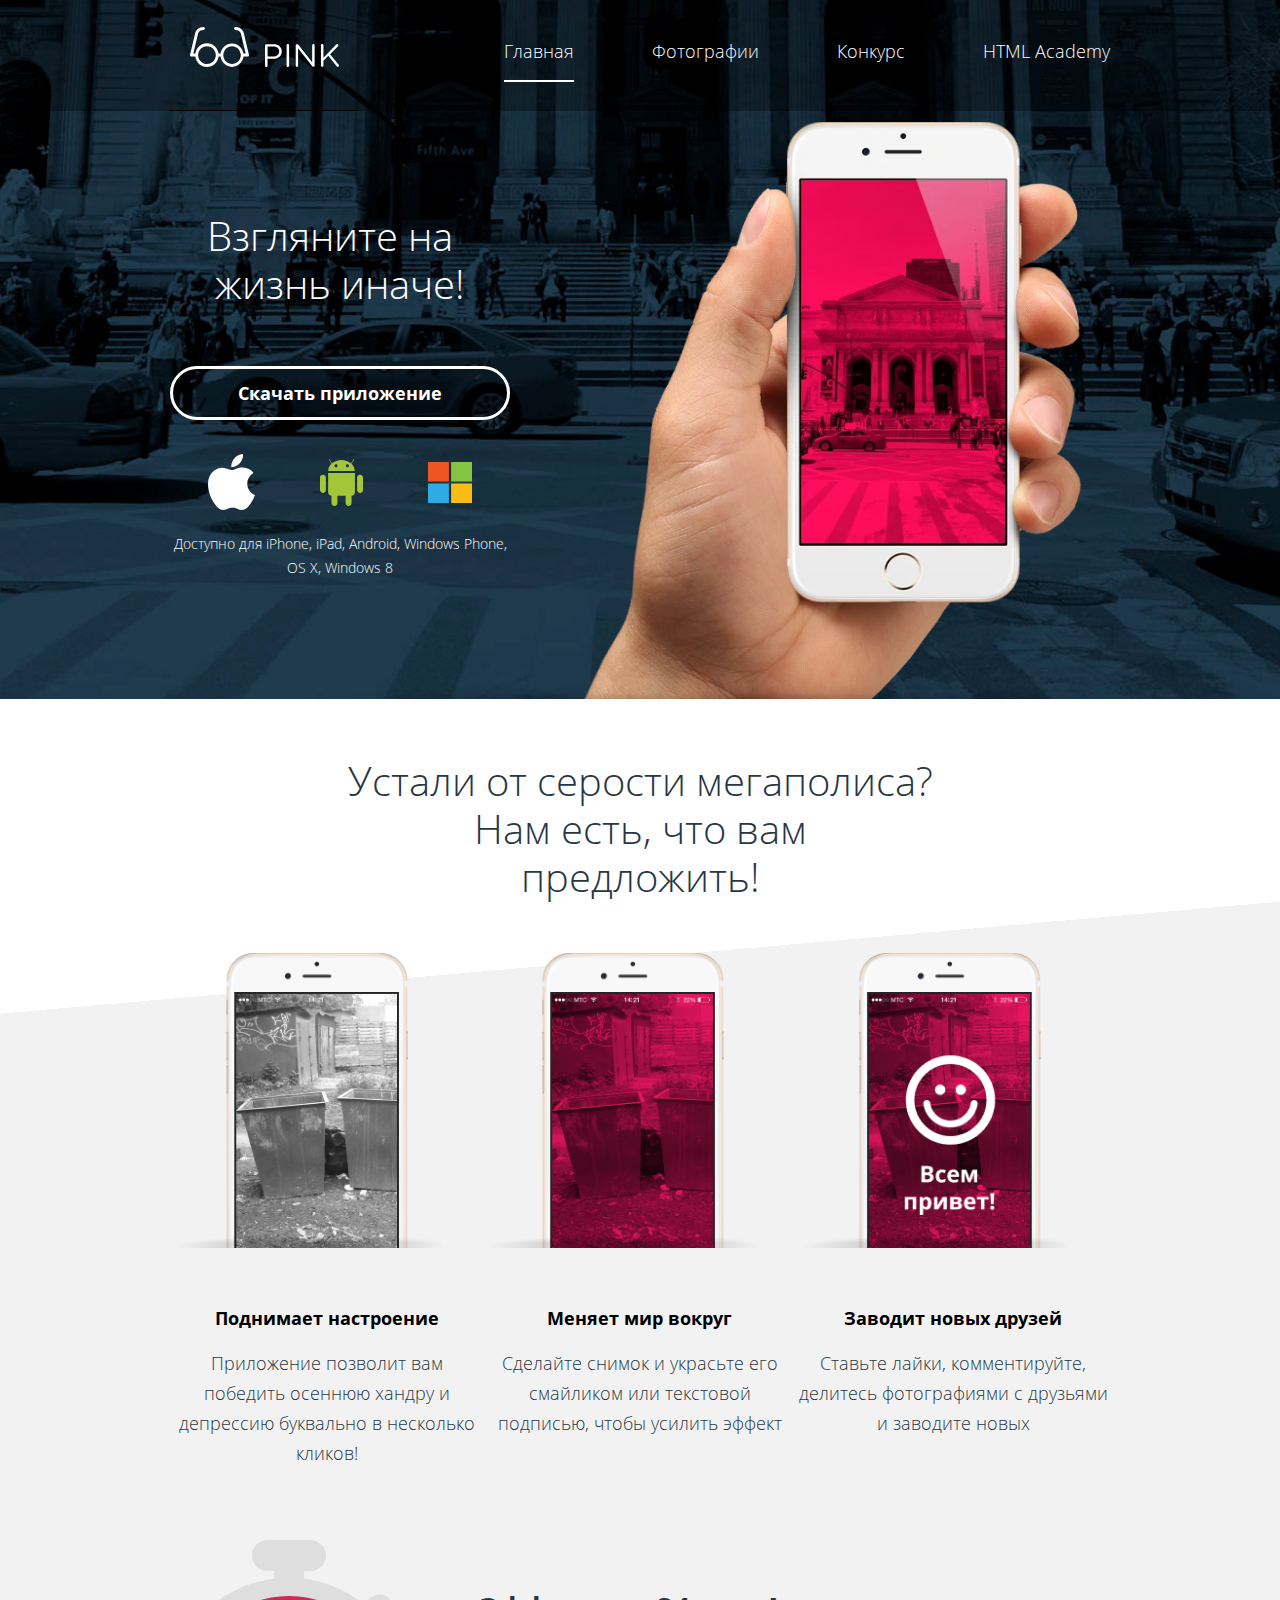
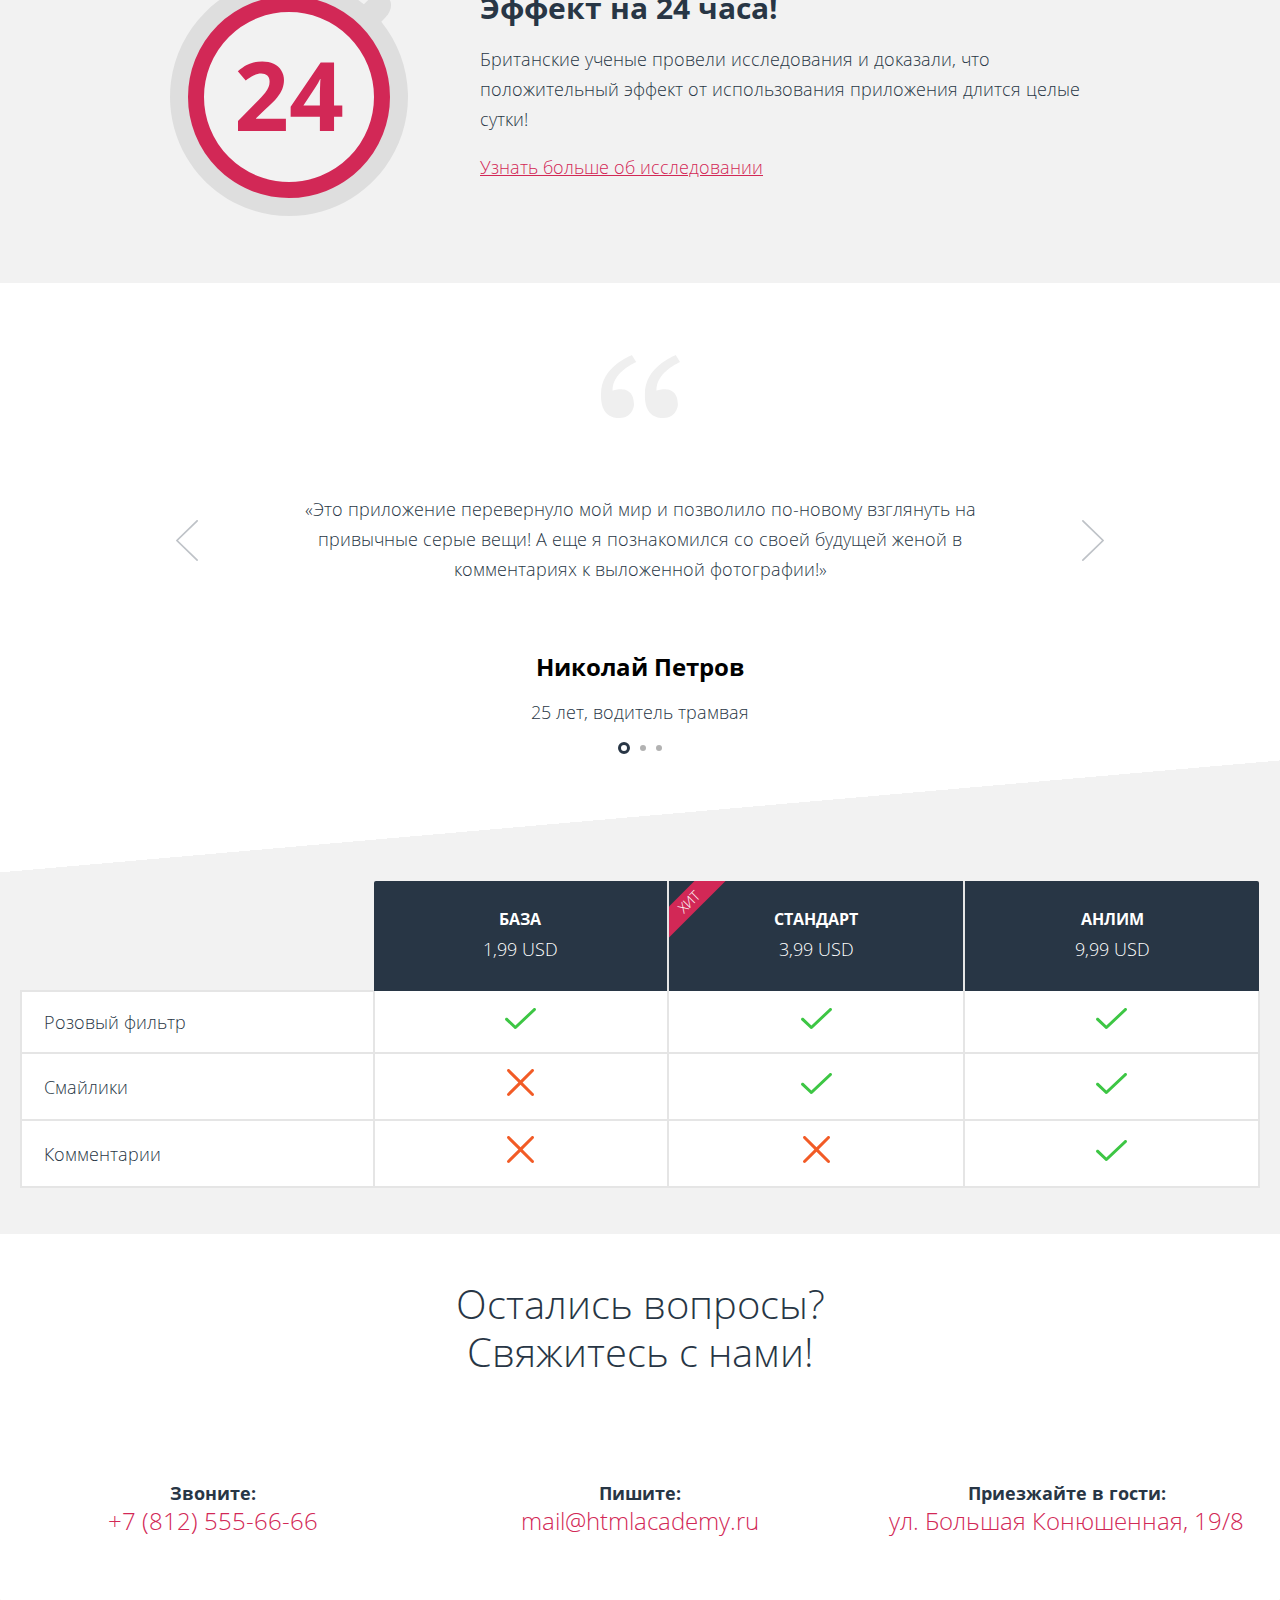
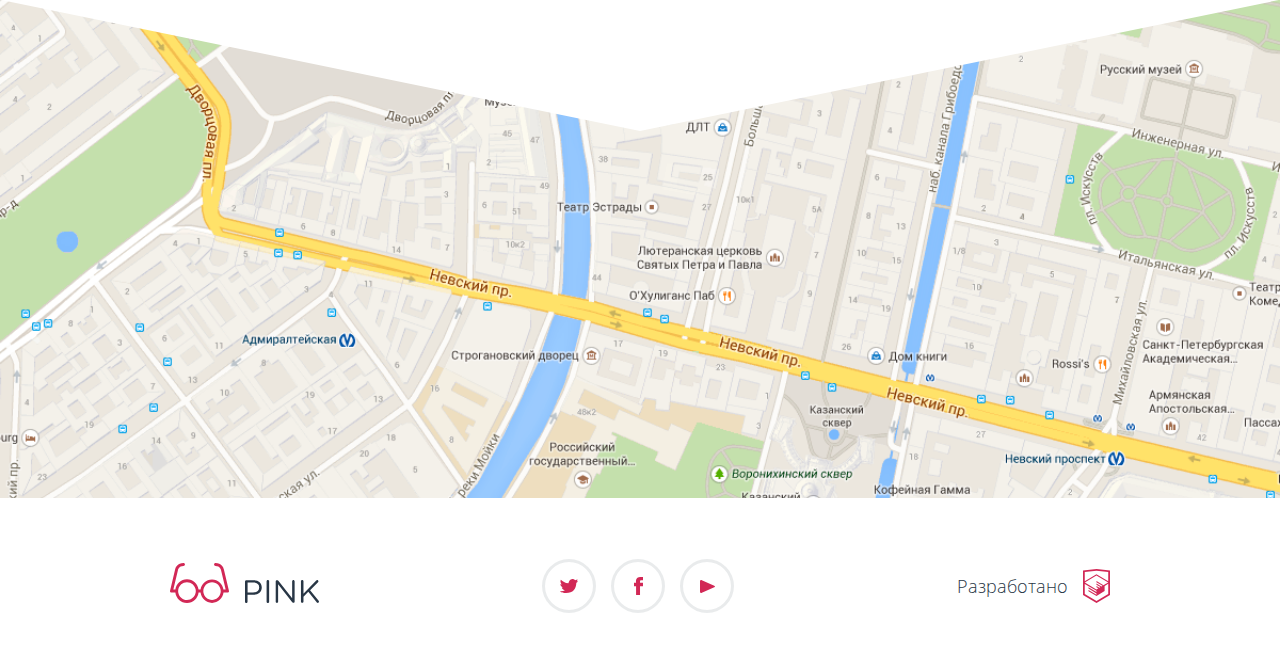
<file: index.html>
<!DOCTYPE html><html class="page" lang="ru"><head><meta charset="utf-8"><meta http-equiv="X-UA-Compatible" content="IE=edge"><meta name="viewport" content="width=device-width,initial-scale=1"><title>PINK</title><link rel="stylesheet" href="css/style.min.css"><link rel="icon" href="favicon.ico"><link rel="icon" href="img/favicon16.png" type="image/png"><link rel="icon" href="img/favicon32.png" type="image/png"><link rel="icon" href="img/favicon152.svg" type="image/svg+xml"><link rel="apple-touch-icon" href="img/favicon152.png" type="image/png"><link rel="manifest" href="manifest.webmanifest"><link rel="preload" href="fonts/opensans.woff2" as="font"></head><body class="page__body"><header class="header header--nojs header--nav-opened"><div class="header__wrapper"><div class="header__logo"><a class="header__logo-image"><svg class="header__logo-glasses" width="59" height="40"><use xlink:href="img/sprite.svg#glasses"></use></svg> <svg class="header__logo-pink" width="74" height="23"><use xlink:href="img/sprite.svg#logo"></use></svg></a></div><div class="header__navigation"><ul class="header__nav-list"><li class="header__nav-item"><a class="header__nav-link header__nav-link--current">главная</a></li><li class="header__nav-item"><a class="header__nav-link" href="catalog.html">фотографии</a></li><li class="header__nav-item"><a class="header__nav-link" href="form.html">конкурс</a></li><li class="header__nav-item"><a class="header__nav-link" href="https://htmlacademy.ru/intensive/adaptive" target="_blank">HTML Academy</a></li></ul><button class="header__toggle" type="button" aria-label="закрыть меню"></button></div></div></header><main><h1 class="visually-hidden">PINK - главная страница мобильного приложения для редактирования снимков</h1><section class="promo"><h2 class="visually-hidden">Скачать приложение</h2><div class="container"><div class="promo__wrapper"><div class="promo__text"><div class="promo__intro"><p class="promo__slogan slogan">Взгляните на &nbsp; жизнь иначе!</p><picture><source type="image/webp" media="(min-width: 1200px)" srcset="img/promo-image-desktop.webp, img/promo-image-desktop@2x.webp 2x"><source type="image/webp" media="(min-width: 660px)" srcset="img/promo-image-tablet.webp, img/promo-image-tablet@2x.webp 2x"><source type="image/webp" srcset="img/promo-image-mobile.webp, img/promo-image-mobile@2x.webp 2x"><source media="(min-width: 1200px)" srcset="img/promo-image-desktop.png, img/promo-image-desktop@2x.png 2x"><source media="(min-width: 660px)" srcset="img/promo-image-tablet.png, img/promo-image-tablet@2x.png 2x"><img class="promo__image" src="img/promo-image-mobile.png" srcset="img/promo-image-mobile@2x.png 2x" alt="телефон с установленным приложением"></picture></div><div class="promo__content"><div class="promo__button"><a class="promo__link" href="https://www.apple.com/ru/app-store/" target="_blank">Cкачать приложение</a></div><ul class="promo__list"><li class="promo__item promo__item--current"><a class="promo__logo promo__logo--iphone" href="https://www.apple.com/ru/app-store/" target="_blank"><span class="visually-hidden">iPhone</span></a></li><li class="promo__item"><a class="promo__logo promo__logo--android" href="https://play.google.com/store/apps" target="_blank"><span class="visually-hidden">Android</span></a></li><li class="promo__item"><a class="promo__logo promo__logo--windows" href="https://www.microsoft.com/ru-ru" target="_blank"><span class="visually-hidden">Windows</span></a></li></ul><p class="promo__details">Доступно для iPhone, iPad, Android, Windows Phone, OS X, Windows 8</p></div></div></div></div></section><section class="advantages"><h2 class="visually-hidden">Наши преимущества</h2><div class="container"><div class="advantages__intro"><p class="advantages__slogan slogan">Устали от серости мегаполиса?</p><p class="advantages__slogan slogan">Нам есть, что вам<br>предложить!</p></div><div class="advantages__wrapper"><ul class="advantages__list"><li class="advantages__item advantages__item--stage1"><div class="advantages__content"><h3 class="advantages__title">Поднимает настроение</h3><p class="advantages__text">Приложение позволит вам победить осеннюю хандру и депрессию буквально в несколько кликов!</p></div></li><li class="advantages__item advantages__item--stage2"><div class="advantages__content"><h3 class="advantages__title">Меняет мир вокруг</h3><p class="advantages__text">Сделайте снимок и украсьте его смайликом или текстовой подписью, чтобы усилить эффект</p></div></li><li class="advantages__item advantages__item--stage3"><div class="advantages__content"><h3 class="advantages__title">Заводит новых друзей</h3><p class="advantages__text">Ставьте лайки, комментируйте, делитесь фотографиями с друзьями и заводите новых</p></div></li></ul><picture><source type="image/webp" media="(min-width: 660px)" srcset="img/advantages-tablet.webp, img/advantages-tablet@2x.webp 2x"><source type="image/webp" srcset="img/advantages-mobile.webp, img/advantages-mobile@2x.webp 2x"><source media="(min-width: 660px)" srcset="img/advantages-tablet.png, img/advantages-tablet@2x.png 2x"><img class="advantages__image" src="img/advantages-mobile.png" srcset="img/advantages-mobile@2x.png 2x" alt="снимок после обработки приложением PINK"></picture></div></div></section><section class="interesting-facts"><h2 class="visually-hidden">Факты о приложении</h2><div class="container"><div class="interesting-facts__item"><div class="interesting-facts__content"><h3 class="interesting-facts__title">Эффект на 24 часа!</h3><p class="interesting-facts__text">Британские ученые провели исследования и доказали, что положительный эффект от использования приложения длится целые сутки!</p><a class="interesting-facts__link" href="#" target="_blank">Узнать больше об исследовании</a></div></div></div></section><section class="reviews container"><h2 class="visually-hidden">Отзывы</h2><div class="reviews__list slider"><blockquote class="reviews__item slider__item slider__item--current"><cite class="reviews__author-name">Николай Петров</cite><p class="reviews__author-details">25 лет, водитель трамвая</p><p class="reviews__text">«Это приложение перевернуло мой мир и позволило по-новому взглянуть на привычные серые вещи! А еще я познакомился со своей будущей женой в комментариях к выложенной фотографии!»</p></blockquote><div class="slider__breadcrumbs breadcrumbs"><button class="breadcrumbs__item breadcrumbs__item--current" type="button" aria-label="отзыв 1"></button> <button class="breadcrumbs__item" type="button" aria-label="отзыв 2"></button> <button class="breadcrumbs__item" type="button" aria-label="отзыв 3"></button></div><div class="slider__controls"><button class="slider__control-back" type="button" aria-label="назад"><svg width="22" height="41"><use xlink:href="img/sprite.svg#left_arrow" fill="#283645"></use></svg></button> <button class="slider__control-forward" type="button" aria-label="вперед"><svg width="22" height="41"><use xlink:href="img/sprite.svg#right_arrow" fill="#283645"></use></svg></button></div></div></section><section class="tariffs"><h2 class="visually-hidden">Тарифы</h2><div class="tariffs__wrapper"><div class="tariffs__list slider"><table class="tariffs__table"><thead><tr class="tariffs__header"><th class="tariffs__item tariffs__item--title"></th><th class="tariffs__item"><span class="tariffs__title">база</span><p class="tariffs__price">1,99 USD</p></th><th class="tariffs__item tariffs__item--hit"><span class="tariffs__title">стандарт</span><p class="tariffs__price">3,99 USD</p></th><th class="tariffs__item"><span class="tariffs__title">анлим</span><p class="tariffs__price">9,99 USD</p></th></tr></thead><tbody><tr class="tariffs__option"><td class="tariffs__option-value tariffs__option-value--title">Розовый фильтр</td><td class="tariffs__option-value"><div class="tariffs__value-wrapper"><span class="tariffs__option-name">розовый фильтр</span> <svg width="31" height="21"><use xlink:href="img/sprite.svg#yes_table" fill="#3DC644"></use></svg></div></td><td class="tariffs__option-value"><div class="tariffs__value-wrapper"><span class="tariffs__option-name">розовый фильтр</span> <svg width="31" height="21"><use xlink:href="img/sprite.svg#yes_table" fill="#3DC644"></use></svg></div></td><td class="tariffs__option-value"><div class="tariffs__value-wrapper"><span class="tariffs__option-name">розовый фильтр</span> <svg width="31" height="21"><use xlink:href="img/sprite.svg#yes_table" fill="#3DC644"></use></svg></div></td></tr><tr class="tariffs__option"><td class="tariffs__option-value tariffs__option-value--title">Смайлики</td><td class="tariffs__option-value"><div class="tariffs__value-wrapper"><span class="tariffs__option-name">смайлики</span> <svg width="27" height="27"><use xlink:href="img/sprite.svg#no_table" fill="#F25B26"></use></svg></div></td><td class="tariffs__option-value"><div class="tariffs__value-wrapper"><span class="tariffs__option-name">смайлики</span> <svg width="31" height="21"><use xlink:href="img/sprite.svg#yes_table" fill="#3DC644"></use></svg></div></td><td class="tariffs__option-value"><div class="tariffs__value-wrapper"><span class="tariffs__option-name">смайлики</span> <svg width="31" height="21"><use xlink:href="img/sprite.svg#yes_table" fill="#3DC644"></use></svg></div></td></tr><tr class="tariffs__option"><td class="tariffs__option-value tariffs__option-value--title">Комментарии</td><td class="tariffs__option-value"><div class="tariffs__value-wrapper"><span class="tariffs__option-name">комментарии</span> <svg width="27" height="27"><use xlink:href="img/sprite.svg#no_table" fill="#F25B26"></use></svg></div></td><td class="tariffs__option-value"><div class="tariffs__value-wrapper"><span class="tariffs__option-name">комментарии</span> <svg width="27" height="27"><use xlink:href="img/sprite.svg#no_table" fill="#F25B26"></use></svg></div></td><td class="tariffs__option-value"><div class="tariffs__value-wrapper"><span class="tariffs__option-name">комментарии</span> <svg width="31" height="21"><use xlink:href="img/sprite.svg#yes_table" fill="#3DC644"></use></svg></div></td></tr></tbody></table><div class="slider__breadcrumbs tariffs__breadcrumbs breadcrumbs"><button class="breadcrumbs__item" type="button" aria-label="тариф 1"></button> <button class="breadcrumbs__item breadcrumbs__item--current" type="button" aria-label="тариф 2"></button> <button class="breadcrumbs__item" type="button" aria-label="тариф 3"></button></div></div></div></section><section class="contacts"><h2 class="visually-hidden">Контакты</h2><div class="contacts__intro"><p class="contacts__slogan slogan">Остались вопросы?</p><p class="contacts__slogan slogan">Свяжитесь с нами!</p></div><div class="contacts__list"><div class="contacts__item"><p class="contacts__title">Звоните:</p><a class="contacts__text" href="tel:+7812555-66-66">+7 (812) 555-66-66</a></div><div class="contacts__item"><p class="contacts__title">Пишите:</p><a class="contacts__text" href="mailto:mail@htmlacademy.ru">mail@htmlacademy.ru</a></div><div class="contacts__item contacts__item--addres"><p class="contacts__title">Приезжайте в гости:</p><address class="contacts__text">ул. Большая Конюшенная, 19/8</address></div></div><div class="contacts__map-wrapper contacts__map-wrapper--nojs"><iframe class="contacts__map-image" src="https://www.google.com/maps/embed?pb=!1m18!1m12!1m3!1d1998.5989054779395!2d30.3212883164097!3d59.938797481876186!2m3!1f0!2f0!3f0!3m2!1i1024!2i768!4f13.1!3m3!1m2!1s0x4696310e354288bb%3A0xbbeecda9980bbc58!2z0JHQvtC70YzRiNCw0Y8g0JrQvtC90Y7RiNC10L3QvdCw0Y8g0YPQuy4sIDE4LCDQodCw0L3QutGCLdCf0LXRgtC10YDQsdGD0YDQsywgMTkxMTg2!5e0!3m2!1sru!2sru!4v1627192238095!5m2!1sru!2sru" style="border:0;" allowfullscreen="" loading="lazy"></iframe></div></section></main><footer class="footer container"><div class="footer__logo"><a class="footer__logo-link"><svg class="footer__logo-glasses" width="59" height="40"><use xlink:href="img/sprite.svg#glasses"></use></svg> <svg class="footer__logo-pink" width="74" height="23"><use xlink:href="img/sprite.svg#logo"></use></svg></a></div><div class="footer__socials socials"><ul class="socials__list"><li class="socials__item"><a class="socials__link socials__link--twitter" href="#" aria-label="Перейти на страницу приложения в Twitter"></a></li><li class="socials__item"><a class="socials__link socials__link--facebook" href="#" aria-label="Перейти на страницу приложения в Facebook"></a></li><li class="socials__item"><a class="socials__link socials__link--youtube" href="#" aria-label="Перейти на страницу приложения в Youtube"></a></li></ul></div><div class="footer__copyright"><a class="footer__copyright-link" href="https://htmlacademy.ru/intensive/adaptive" target="_blank">Разработано <svg class="footer__copyright-image" width="27" height="34"><use xlink:href="img/sprite.svg#htmlacademy"></use></svg></a></div></footer><script src="js/nav.min.js"></script></body></html>
</file>
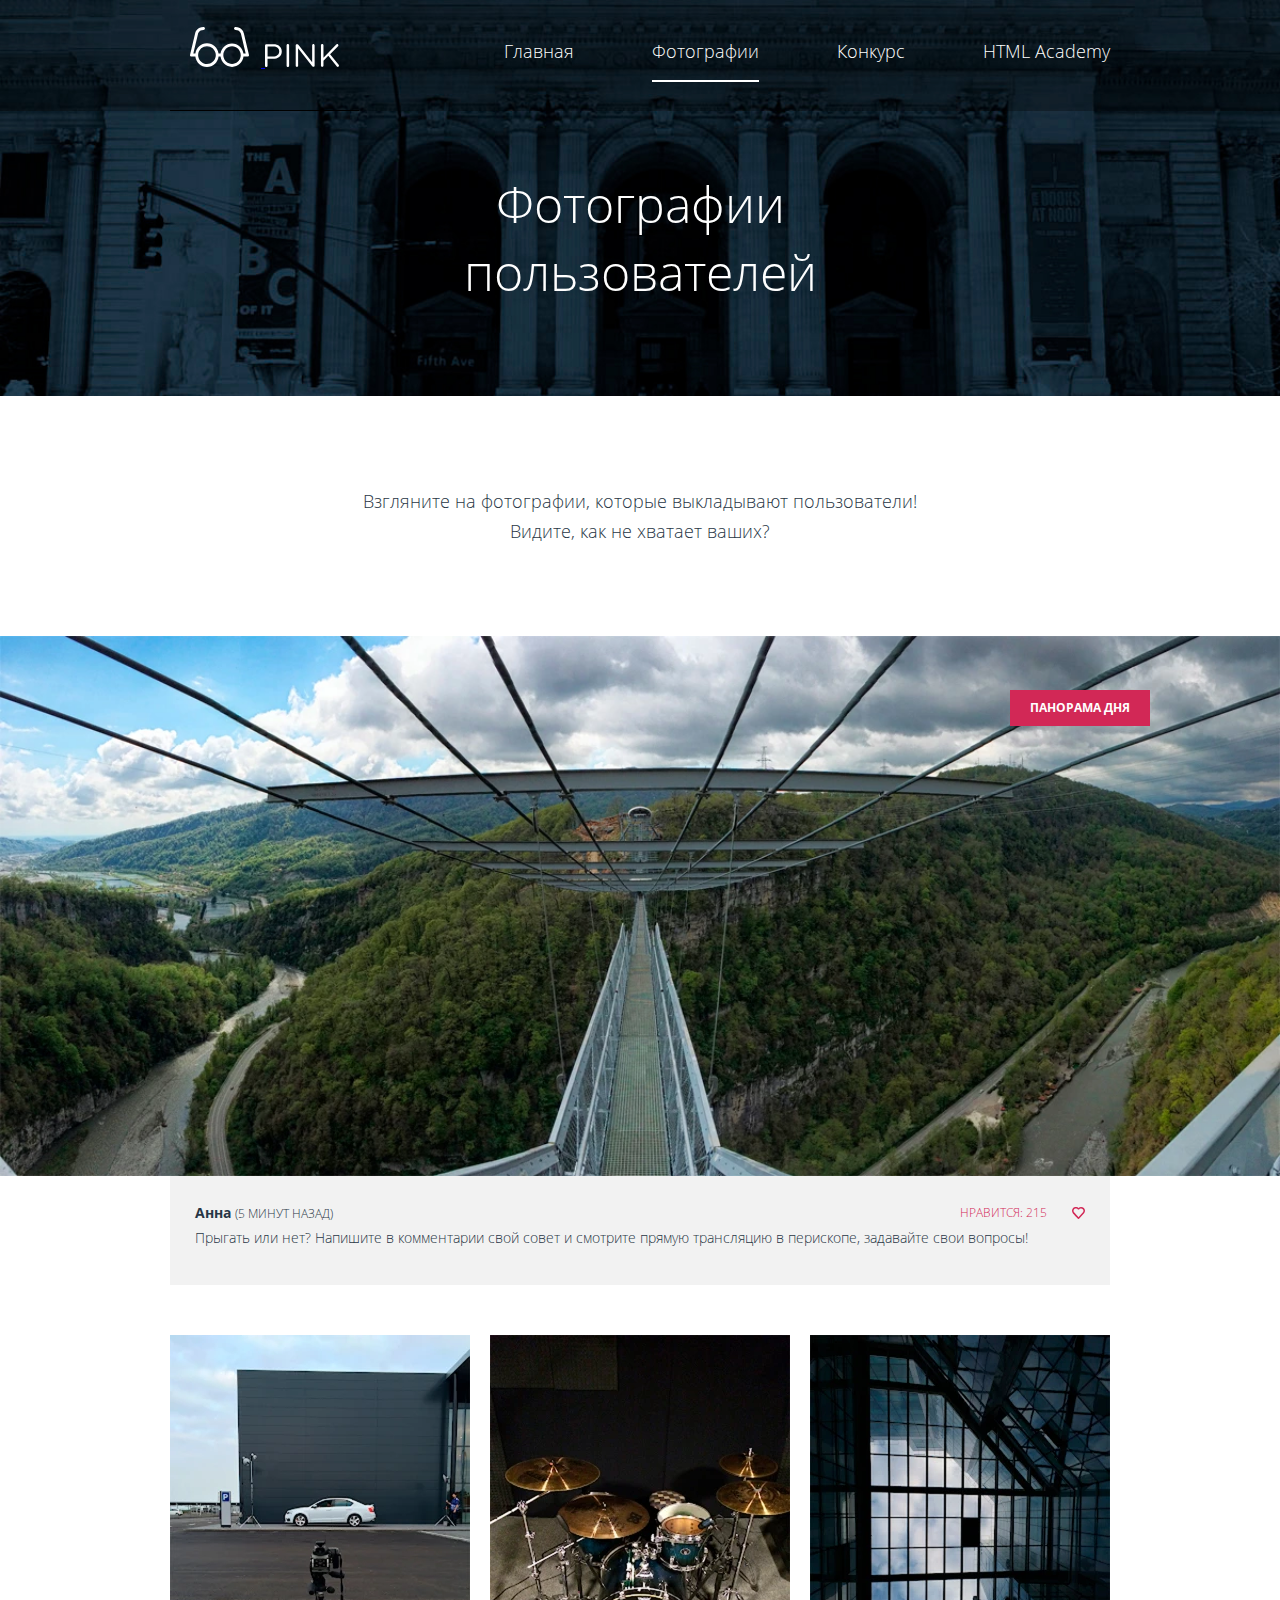
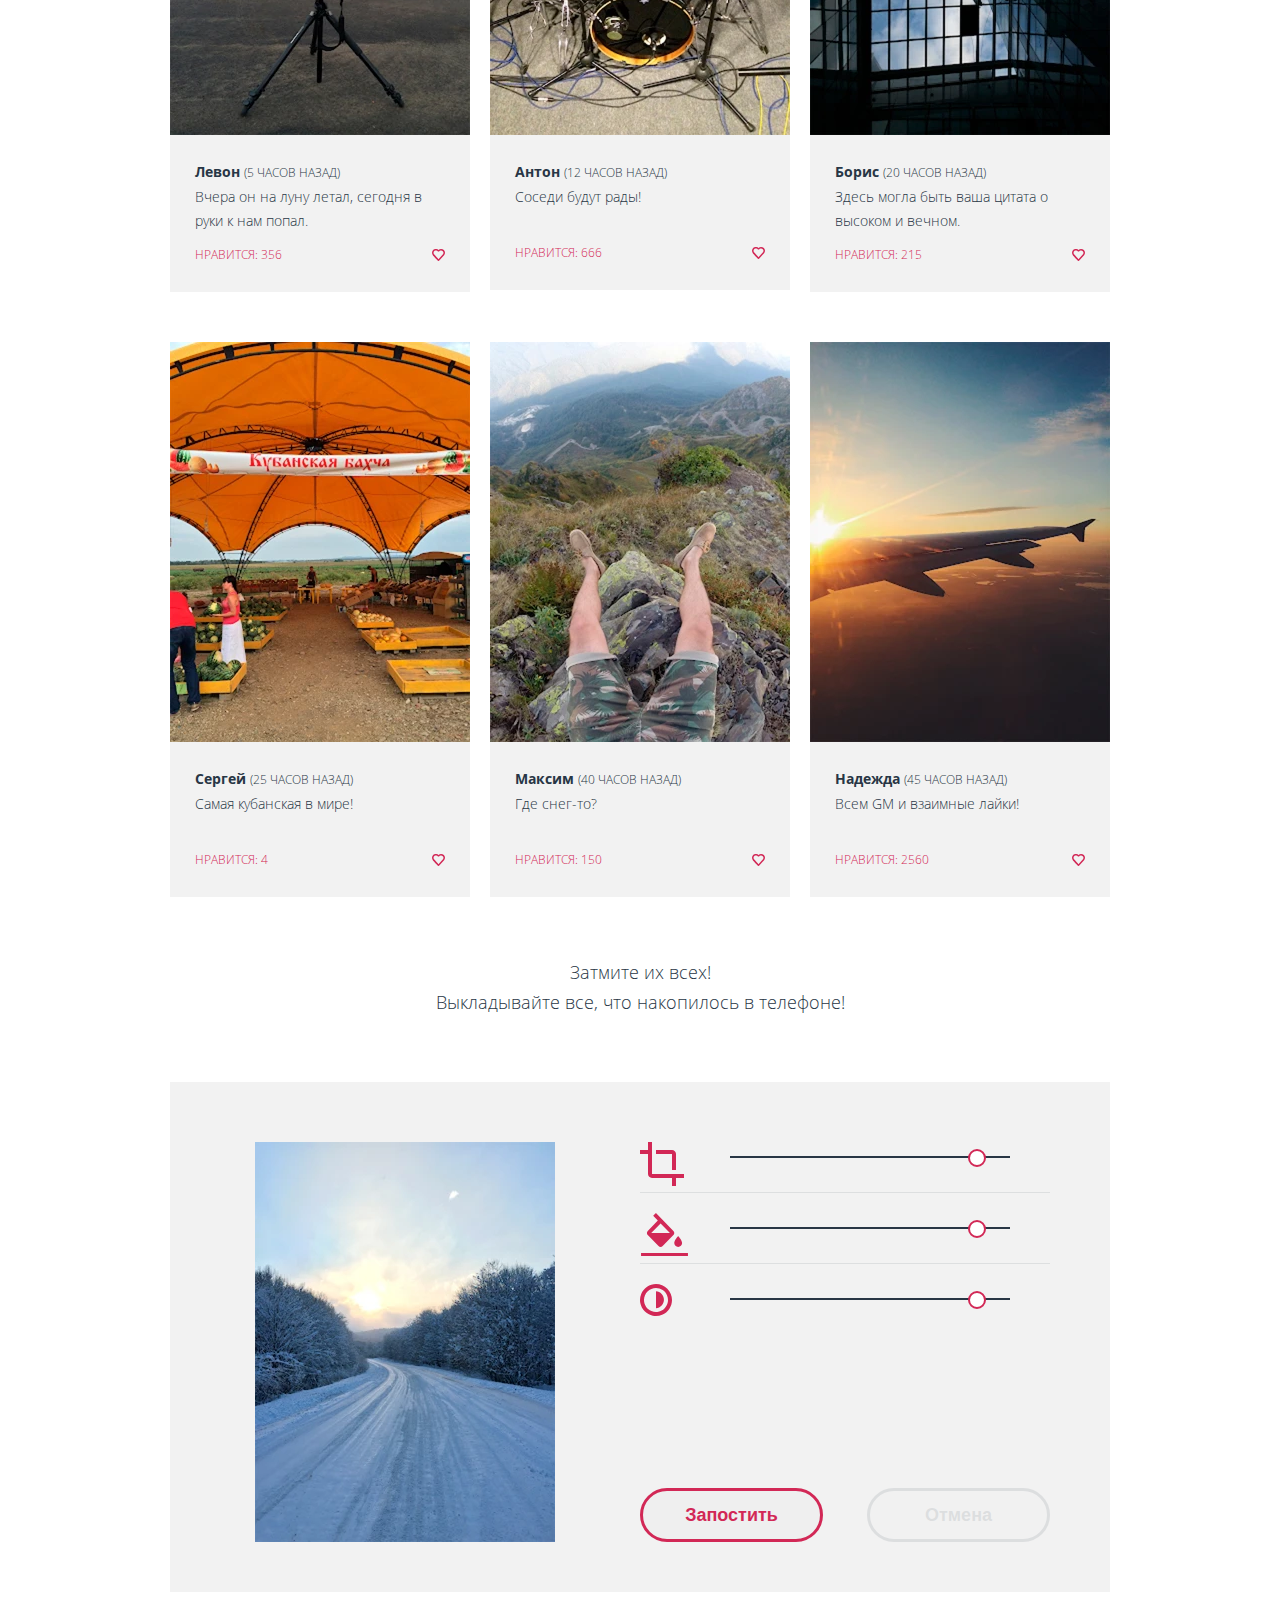
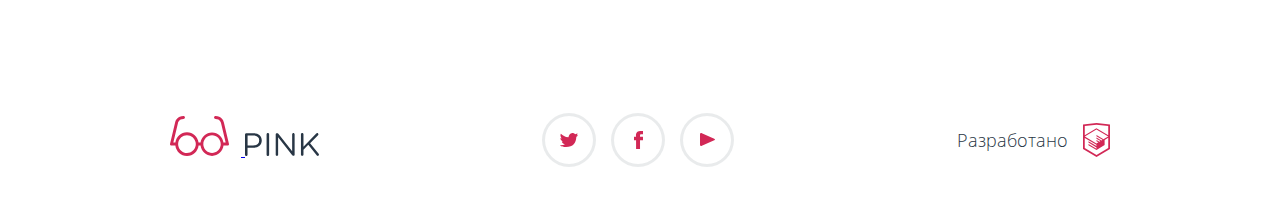
<file: catalog.html>
<!DOCTYPE html><html class="page" lang="ru"><head><meta charset="utf-8"><meta http-equiv="X-UA-Compatible" content="IE=edge"><meta name="viewport" content="width=device-width,initial-scale=1"><title>Фотографии</title><link rel="stylesheet" href="css/style.min.css"><link rel="icon" href="favicon.ico"><link rel="icon" href="img/favicon16.png" type="image/png"><link rel="icon" href="img/favicon32.png" type="image/png"><link rel="icon" href="img/favicon152.svg" type="image/svg+xml"><link rel="apple-touch-icon" href="img/favicon152.png" type="image/png"><link rel="manifest" href="manifest.webmanifest"><link rel="preload" href="fonts/opensans.woff2" as="font"></head><body class="page__body"><header class="header header--nojs header--nav-opened"><div class="header__wrapper"><div class="header__logo"><a class="header__logo-image" href="index.html"><svg class="header__logo-glasses" width="59" height="40"><use xlink:href="img/sprite.svg#glasses"></use></svg> <svg class="header__logo-pink" width="74" height="23"><use xlink:href="img/sprite.svg#logo"></use></svg></a></div><div class="header__navigation"><ul class="header__nav-list"><li class="header__nav-item"><a class="header__nav-link" href="index.html">главная</a></li><li class="header__nav-item"><a class="header__nav-link header__nav-link--current">фотографии</a></li><li class="header__nav-item"><a class="header__nav-link" href="form.html">конкурс</a></li><li class="header__nav-item"><a class="header__nav-link" href="https://htmlacademy.ru/intensive/adaptive" target="_blank">HTML Academy</a></li></ul><button class="header__toggle" type="button" aria-label="закрыть меню"></button></div></div></header><main><h1 class="visually-hidden">Фотографии пользователей</h1><section class="main-header"><div class="container"><h2 class="main-header__title main-header__title--catalog">Фотографии<br>пользователей</h2></div></section><section class="catalog"><h2 class="visually-hidden">Каталог фотографий пользователей</h2><div class="container"><div class="catalog__intro"><p class="catalog__text">Взгляните на фотографии, которые выкладывают пользователи! Видите, как не хватает ваших?</p></div></div><div class="card card--special"><div class="card__marker">Панорама дня</div><div class="card__image"><a href="#"><picture><source type="image/webp" media="(min-width: 1200px)" srcset="img/photo-main-desktop.webp, img/photo-main-desktop@2x.webp 2x"><source type="image/webp" media="(min-width: 660px)" srcset="img/photo-main-tablet.webp, img/photo-main-tablet@2x.webp 2x"><source type="image/webp" srcset="img/photo-main-mobile.webp, img/photo-main-mobile@2x.webp 2x"><source media="(min-width: 1200px)" srcset="img/photo-main-desktop.jpg, img/photo-main-desktop@2x.jpg 2x"><source media="(min-width: 660px)" srcset="img/photo-main-tablet.jpg, img/photo-main-tablet@2x.jpg 2x"><img src="img/photo-main-mobile.jpg" srcset="img/photo-main-mobile@2x.jpg 2x" width="320" height="137" alt="вид с пролета моста в горах"></picture></a></div><div class="container"><div class="card__content card__content--special"><span class="card__author">Анна <time class="card__data" datetime="2021-07-27">(5 минут назад)</time></span><p class="card__caption">Прыгать или нет? Напишите в комментарии свой совет и смотрите прямую трансляцию в перископе, задавайте свои вопросы!</p><p class="card__rating">Нравится: 215</p></div></div></div><div class="container"><ul class="catalog__list"><li class="catalog__item card"><div class="card__image"><a href="#"><picture><source type="image/webp" media="(min-width: 1200px)" srcset="img/photo-1-desktop.webp, img/photo-1-desktop@2x.webp 2x"><source type="image/webp" media="(min-width: 660px)" srcset="img/photo-1-tablet.webp, img/photo-1-tablet@2x.webp 2x"><source type="image/webp" srcset="img/photo-1-mobile.webp, img/photo-1-mobile@2x.webp 2x"><source media="(min-width: 1200px)" srcset="img/photo-1-desktop.jpg, img/photo-1-desktop@2x.jpg 2x"><source media="(min-width: 660px)" srcset="img/photo-1-tablet.jpg, img/photo-1-tablet@2x.jpg 2x"><img src="img/photo-1-mobile.jpg" srcset="img/photo-1-mobile@2x.jpg 2x" width="280" height="180" alt="белая машина и фотоаппарат"></picture></a></div><div class="card__content"><span class="card__author">Левон <time class="card__data" datetime="2021-07-26">(5 часов назад)</time></span><p class="card__caption">Вчера он на луну летал, сегодня в руки к нам попал.</p><p class="card__rating">Нравится: 356</p></div></li><li class="catalog__item card"><div class="card__image"><a href="#"><picture><source type="image/webp" media="(min-width: 1200px)" srcset="img/photo-2-desktop.webp, img/photo-2-desktop@2x.webp 2x"><source type="image/webp" media="(min-width: 660px)" srcset="img/photo-2-tablet.webp, img/photo-2-tablet@2x.webp 2x"><source type="image/webp" srcset="img/photo-2-mobile.webp, img/photo-2-mobile@2x.webp 2x"><source media="(min-width: 1200px)" srcset="img/photo-2-desktop.jpg, img/photo-2-desktop@2x.jpg 2x"><source media="(min-width: 660px)" srcset="img/photo-2-tablet.jpg, img/photo-2-tablet@2x.jpg 2x"><img src="img/photo-2-mobile.jpg" srcset="img/photo-2-mobile@2x.jpg 2x" width="280" height="180" alt="ударная установка"></picture></a></div><div class="card__content"><span class="card__author">Антон <time class="card__data" datetime="2021-06-28">(12 часов назад)</time></span><p class="card__caption">Соседи будут рады!</p><p class="card__rating">Нравится: 666</p></div></li><li class="catalog__item card"><div class="card__image"><a href="#"><picture><source type="image/webp" media="(min-width: 1200px)" srcset="img/photo-3-desktop.webp, img/photo-3-desktop@2x.webp 2x"><source type="image/webp" media="(min-width: 660px)" srcset="img/photo-3-tablet.webp, img/photo-3-tablet@2x.webp 2x"><source type="image/webp" srcset="img/photo-3-mobile.webp, img/photo-3-mobile@2x.webp 2x"><source media="(min-width: 1200px)" srcset="img/photo-3-desktop.jpg, img/photo-3-desktop@2x.jpg 2x"><source media="(min-width: 660px)" srcset="img/photo-3-tablet.jpg, img/photo-3-tablet@2x.jpg 2x"><img src="img/photo-3-mobile.jpg" srcset="img/photo-3-mobile@2x.jpg 2x" width="280" height="180" alt="вид через стеклянную крышу"></picture></a></div><div class="card__content"><span class="card__author">Борис <time class="card__data" datetime="2021-06-28">(20 часов назад)</time></span><p class="card__caption">Здесь могла быть ваша цитата о высоком и вечном.</p><p class="card__rating">Нравится: 215</p></div></li><li class="catalog__item card"><div class="card__image"><a href="#"><picture><source type="image/webp" media="(min-width: 1200px)" srcset="img/photo-4-desktop.webp, img/photo-4-desktop@2x.webp 2x"><source type="image/webp" media="(min-width: 660px)" srcset="img/photo-4-tablet.webp, img/photo-4-tablet@2x.webp 2x"><source type="image/webp" srcset="img/photo-4-mobile.webp, img/photo-4-mobile@2x.webp 2x"><source media="(min-width: 1200px)" srcset="img/photo-4-desktop.jpg, img/photo-4-desktop@2x.jpg 2x"><source media="(min-width: 660px)" srcset="img/photo-4-tablet.jpg, img/photo-4-tablet@2x.jpg 2x"><img src="img/photo-4-mobile.jpg" srcset="img/photo-4-mobile@2x.jpg 2x" width="280" height="180" alt="фермерский рынок бахчевых"></picture></a></div><div class="card__content"><span class="card__author">Сергей <time class="card__data" datetime="2021-06-28">(25 часов назад)</time></span><p class="card__caption">Самая кубанская в мире!</p><p class="card__rating">Нравится: 4</p></div></li><li class="catalog__item card"><div class="card__image"><a href="#"><picture><source type="image/webp" media="(min-width: 1200px)" srcset="img/photo-5-desktop.webp, img/photo-5-desktop@2x.webp 2x"><source type="image/webp" media="(min-width: 660px)" srcset="img/photo-5-tablet.webp, img/photo-5-tablet@2x.webp 2x"><source type="image/webp" srcset="img/photo-5-mobile.webp, img/photo-5-mobile@2x.webp 2x"><source media="(min-width: 1200px)" srcset="img/photo-5-desktop.jpg, img/photo-5-desktop@2x.jpg 2x"><source media="(min-width: 660px)" srcset="img/photo-5-tablet.jpg, img/photo-5-tablet@2x.jpg 2x"><img src="img/photo-5-mobile.jpg" srcset="img/photo-5-mobile@2x.jpg 2x" width="280" height="180" alt="мужские ноги"></picture></a></div><div class="card__content"><span class="card__author">Максим <time class="card__data" datetime="2021-06-28">(40 часов назад)</time></span><p class="card__caption">Где снег-то?</p><p class="card__rating">Нравится: 150</p></div></li><li class="catalog__item card"><div class="card__image"><a href="#"><picture><source type="image/webp" media="(min-width: 1200px)" srcset="img/photo-6-desktop.webp, img/photo-6-desktop@2x.webp 2x"><source type="image/webp" media="(min-width: 660px)" srcset="img/photo-6-tablet.webp, img/photo-6-tablet@2x.webp 2x"><source type="image/webp" srcset="img/photo-6-mobile.webp, img/photo-6-mobile@2x.webp 2x"><source media="(min-width: 1200px)" srcset="img/photo-6-desktop.jpg, img/photo-6-desktop@2x.jpg 2x"><source media="(min-width: 660px)" srcset="img/photo-6-tablet.jpg, img/photo-6-tablet@2x.jpg 2x"><img src="img/photo-6-mobile.jpg" srcset="img/photo-6-mobile@2x.jpg 2x" width="280" height="180" alt="крыло самолета в воздухе"></picture></a></div><div class="card__content"><span class="card__author">Надежда <time class="card__data" datetime="2021-06-28">(45 часов назад)</time></span><p class="card__caption">Всем GM и взаимные лайки!</p><p class="card__rating">Нравится: 2560</p></div></li></ul></div></section><section class="editing"><h2 class="visually-hidden">Редактирование фотографий</h2><div class="editing__intro container"><p class="editing__slogan">Затмите их всех!</p><p class="editing__slogan">Выкладывайте все, что накопилось в телефоне!</p></div><div class="editing__wrapper"><div class="container"><div class="editing__set"><div class="editing__foto"><picture><source type="image/webp" media="(min-width: 660px)" srcset="img/photo-edit-tablet.webp, img/photo-edit-tablet@2x.webp 2x"><source type="image/webp" srcset="img/photo-edit-mobile.webp, img/photo-edit-mobile@2x.webp 2x"><source media="(min-width: 660px)" srcset="img/photo-edit-tablet.jpg, img/photo-edit-tablet@2x.jpg 2x"><img class="editing__image" src="img/photo-edit-mobile.jpg" srcset="img/photo-edit-mobile@2x.jpg 2x" width="280" height="374" alt="зимний пейзаж"></picture></div><div class="editing__tools tools"><div class="tools__list"><button class="tools__item tools__item--crop tools__item--active" aria-label="обрезать"><svg width="44" height="44"><use xlink:href="img/sprite.svg#crop"></use></svg></button> <button class="tools__item tools__item--fill" aria-label="покрасить"><svg width="48" height="43"><use xlink:href="img/sprite.svg#fill"></use></svg></button> <button class="tools__item tools__item--contrast" aria-label="контраст"><svg width="32" height="32"><use xlink:href="img/sprite.svg#contrast"></use></svg></button></div><div class="editing__controls"><div class="control control--crop control--active"><div class="control__bar"></div><div class="control__switcher" tabindex="0" aria-label="ползунок изменения размера"></div></div><div class="control control--fill"><div class="control__bar"></div><div class="control__switcher" tabindex="0" aria-label="ползунок изменения заливки"></div></div><div class="control control--contrast"><div class="control__bar"></div><div class="control__switcher" tabindex="0" aria-label="ползунок переключения контрастности"></div></div></div></div><div class="editing__results"><button class="editing__button editing__button--post" type="submit">Запостить</button> <button class="editing__button editing__button--cancel" type="reset" disabled="disabled">Отмена</button></div></div></div></div></section></main><footer class="footer container"><div class="footer__logo"><a class="footer__logo-link" href="index.html"><svg class="footer__logo-glasses" width="59" height="40"><use xlink:href="img/sprite.svg#glasses"></use></svg> <svg class="footer__logo-pink" width="74" height="23"><use xlink:href="img/sprite.svg#logo"></use></svg></a></div><div class="footer__socials socials"><ul class="socials__list"><li class="socials__item"><a class="socials__link socials__link--twitter" href="#" aria-label="Перейти на страницу приложения в Twitter"></a></li><li class="socials__item"><a class="socials__link socials__link--facebook" href="#" aria-label="Перейти на страницу приложения в Facebook"></a></li><li class="socials__item"><a class="socials__link socials__link--youtube" href="#" aria-label="Перейти на страницу приложения в Youtube"></a></li></ul></div><div class="footer__copyright"><a class="footer__copyright-link" href="https://htmlacademy.ru/intensive/adaptive" target="_blank">Разработано <svg class="footer__copyright-image" width="27" height="34"><use xlink:href="img/sprite.svg#htmlacademy"></use></svg></a></div></footer><script src="js/nav.min.js"></script></body></html>
</file>
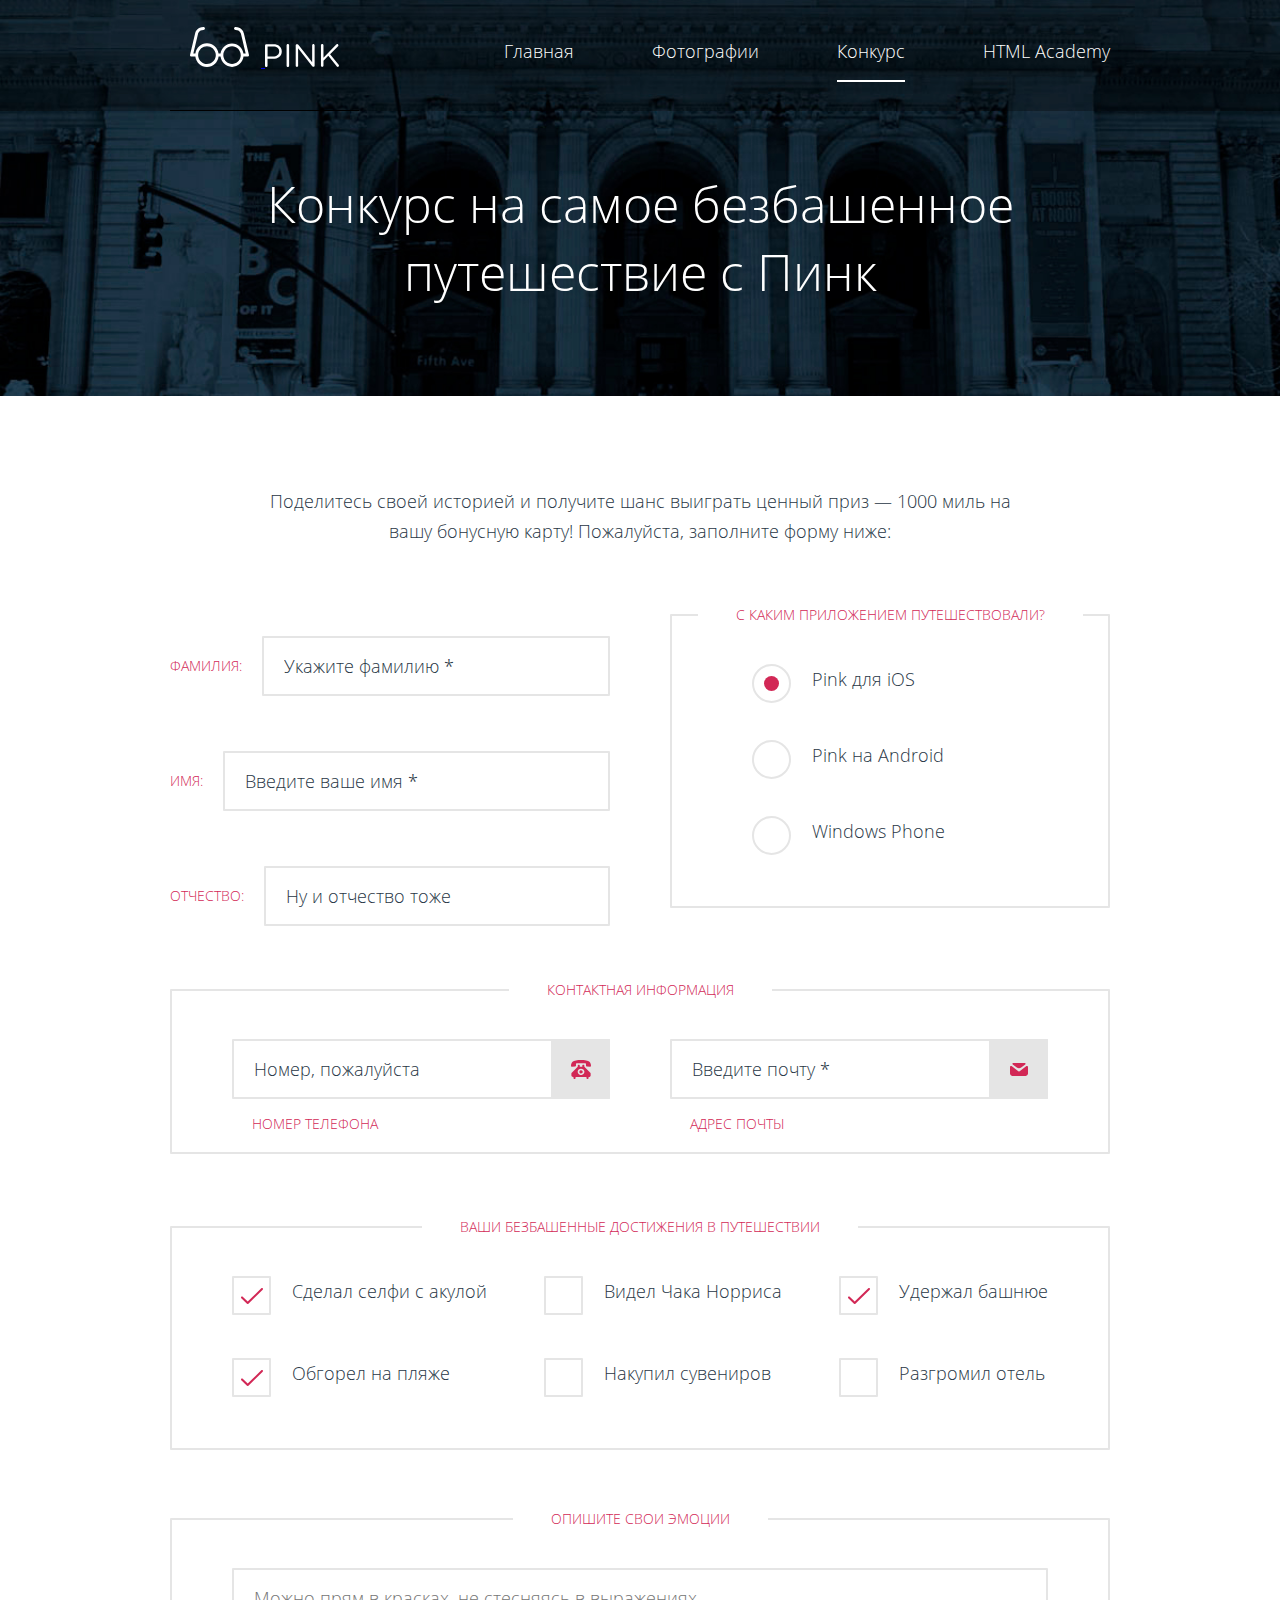
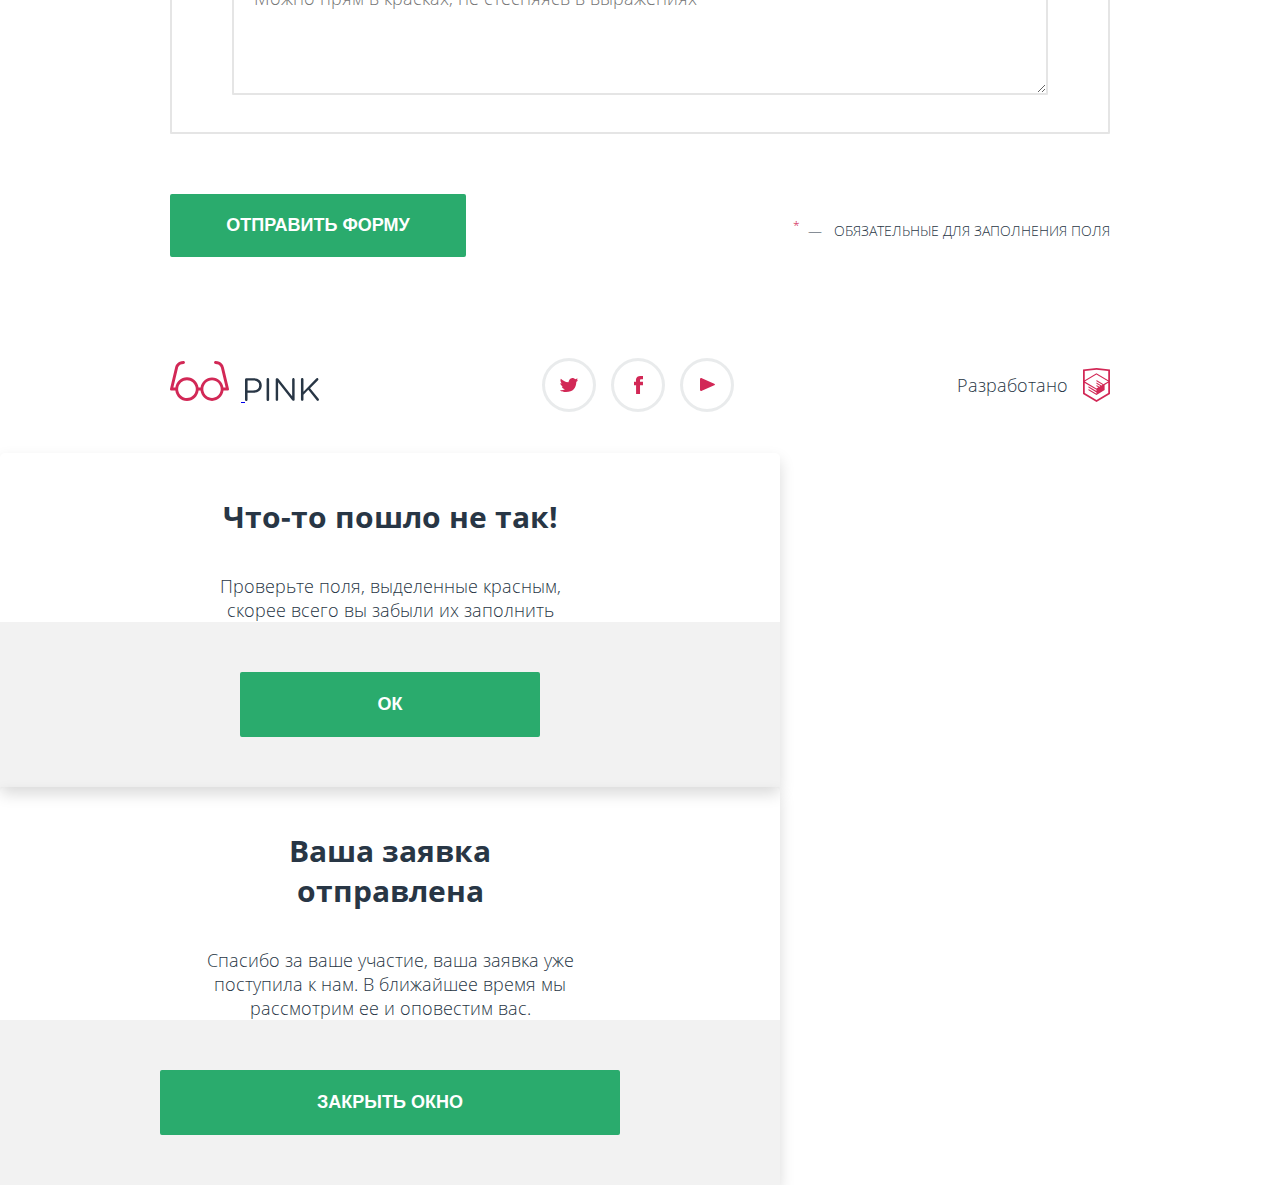
<file: form.html>
<!DOCTYPE html><html class="page" lang="ru"><head><meta charset="UTF-8"><meta http-equiv="X-UA-Compatible" content="IE=edge"><meta name="viewport" content="width=device-width,initial-scale=1"><title>PINK конкурс</title><link rel="stylesheet" href="css/style.min.css"><link rel="icon" href="favicon.ico"><link rel="icon" href="img/favicon16.png" type="image/png"><link rel="icon" href="img/favicon32.png" type="image/png"><link rel="icon" href="img/favicon152.svg" type="image/svg+xml"><link rel="apple-touch-icon" href="img/favicon152.png" type="image/png"><link rel="manifest" href="manifest.webmanifest"><link rel="preload" href="fonts/opensans.woff2" as="font"></head><body class="page__body"><header class="header header--nojs header--nav-opened"><div class="header__wrapper"><div class="header__logo"><a class="header__logo-image" href="index.html"><svg class="header__logo-glasses" width="59" height="40"><use xlink:href="img/sprite.svg#glasses"></use></svg> <svg class="header__logo-pink" width="74" height="23"><use xlink:href="img/sprite.svg#logo"></use></svg></a></div><div class="header__navigation"><ul class="header__nav-list"><li class="header__nav-item"><a class="header__nav-link" href="index.html">главная</a></li><li class="header__nav-item"><a class="header__nav-link" href="catalog.html">фотографии</a></li><li class="header__nav-item"><a class="header__nav-link header__nav-link--current">конкурс</a></li><li class="header__nav-item"><a class="header__nav-link" href="https://htmlacademy.ru/intensive/adaptive" target="_blank">HTML Academy</a></li></ul><button class="header__toggle" type="button" aria-label="закрыть меню"></button></div></div></header><main><h1 class="visually-hidden">Конкурс от PINK</h1><section class="main-header"><div class="container"><h2 class="main-header__title main-header__title--form">Конкурс на самое безбашенное путешествие с Пинк</h2></div></section><section class="form"><h2 class="visually-hidden">Форма для участия в конкурсе</h2><div class="form__intro"><p class="form__text">Поделитесь своей историей и получите шанс выиграть ценный приз — 1000 миль на вашу бонусную карту! <span class="form__sub-text">Пожалуйста, заполните форму ниже:</span></p></div><form class="form__wrapper" action="https://echo.htmlacademy.ru" method="post"><fieldset class="form__section form__section--user"><p class="form__item form__item--user"><label class="form__input-label form__input-label--text" for="surname">фамилия:</label> <input class="form__input-text" type="text" id="surname" name="user-surname" value="Укажите фамилию *" required></p><p class="form__item form__item--user"><label class="form__input-label form__input-label--text" for="name">имя:</label> <input class="form__input-text" type="text" id="name" name="user-name" value="Введите ваше имя *" required></p><p class="form__item form__item--user"><label class="form__input-label form__input-label--text" for="patronymic">отчество:</label> <input class="form__input-text" type="text" id="patronymic" name="user-patronymic" value="Ну и отчество тоже"></p></fieldset><div class="form__section-wrapper form__section-wrapper--achievements"><fieldset class="form__section form__section--achievements"><legend class="form__legend">Ваши безбашенные достижения в путешествии</legend><div><p class="form__item form__item--achievements"><input class="form__input-checkbox visually-hidden" type="checkbox" id="shark" name="shark" checked="checked"> <label class="form__input-label form__input-label--checkbox" for="shark">Сделал селфи с акулой</label></p><p class="form__item form__item--achievements"><input class="form__input-checkbox visually-hidden" type="checkbox" id="get_burnt" name="get_burnt" checked="checked"> <label class="form__input-label form__input-label--checkbox" for="get_burnt">Обгорел на пляже</label></p></div><div><p class="form__item form__item--achievements"><input class="form__input-checkbox visually-hidden" type="checkbox" id="Chuck_Norris" name="Chuck_Norris"> <label class="form__input-label form__input-label--checkbox" for="Chuck_Norris">Видел Чака Норриса</label></p><p class="form__item form__item--achievements"><input class="form__input-checkbox visually-hidden" type="checkbox" id="souvenirs" name="souvenirs"> <label class="form__input-label form__input-label--checkbox" for="souvenirs">Накупил сувениров</label></p></div><div><p class="form__item form__item--achievements"><input class="form__input-checkbox visually-hidden" type="checkbox" id="tower" name="tower" checked="checked"> <label class="form__input-label form__input-label--checkbox" for="tower">Удержал башнюе</label></p><p class="form__item form__item--achievements"><input class="form__input-checkbox visually-hidden" type="checkbox" id="hotel" name="hotel"> <label class="form__input-label form__input-label--checkbox" for="hotel">Разгромил отель</label></p></div></fieldset></div><fieldset class="form__section form__section--contacts"><legend class="form__legend form__legend--contacts">Контактная информация</legend><div class="form__item form__item--contacts"><label class="form__input-label form__input-label--contacts form__input-label--text" for="phone">Номер телефона</label><div class="form__input-wrapper"><input class="form__input-text form__input-text--contacts" type="tel" id="phone" name="user-phone" value="Номер, пожалуйста"> <span class="form__input-image"><svg width="20" height="19"><use xlink:href="img/sprite.svg#phone_icon" fill="#D22856"></use></svg></span></div></div><div class="form__item form__item--contacts"><label class="form__input-label form__input-label--contacts form__input-label--text" for="email">Адрес почты</label><div class="form__input-wrapper"><input class="form__input-text form__input-text--contacts" type="email" id="email" name="user-email" value="Введите почту *" required> <span class="form__input-image"><svg width="18" height="13" viewBox="0 0 18 13"><use xlink:href="img/sprite.svg#mail_icon" fill="#D22856"></use></svg></span></div></div></fieldset><div class="form__section-wrapper form__section-wrapper--apps"><fieldset class="form__section form__section--app"><legend class="form__legend">С каким приложением путешествовали?</legend><p class="form__item form__item--apps"><input class="form__input-radio visually-hidden" type="radio" id="iOS" name="app" value="iOS" checked="checked"> <label class="form__input-label form__input-label--radio" for="iOS">Pink для iOS</label></p><p class="form__item form__item--apps"><input class="form__input-radio visually-hidden" type="radio" id="Android" name="app" value="Android"> <label class="form__input-label form__input-label--radio" for="Android">Pink на Android</label></p><p class="form__item form__item--apps"><input class="form__input-radio visually-hidden" type="radio" id="Windows" name="app" value="Windows"> <label class="form__input-label form__input-label--radio" for="Windows">Windows Phone</label></p></fieldset></div><fieldset class="form__section form__section--emotions"><legend class="form__legend">Опишите свои эмоции</legend><textarea class="form__input-text form__input-text--textarea" name="review" id="user-review" cols="20" rows="3" aria-label="опишите свои эмоции от использования приложения" placeholder="Можно прям в красках, не стесняясь в выражениях"></textarea></fieldset><div class="form__section form__section--button"><button class="form__button button" type="submit" aria-label="Отправить форму">отправить форму</button><p class="form__footnote"><sup>*</sup>&nbsp; — &nbsp; Обязательные <span>для заполнения</span> поля</p></div></form></section></main><footer class="footer container"><div class="footer__logo"><a class="footer__logo-link" href="index.html"><svg class="footer__logo-glasses" width="59" height="40"><use xlink:href="img/sprite.svg#glasses"></use></svg> <svg class="footer__logo-pink" width="74" height="23"><use xlink:href="img/sprite.svg#logo"></use></svg></a></div><div class="footer__socials socials"><ul class="socials__list"><li class="socials__item"><a class="socials__link socials__link--twitter" href="#" aria-label="Перейти на страницу приложения в Twitter"></a></li><li class="socials__item"><a class="socials__link socials__link--facebook" href="#" aria-label="Перейти на страницу приложения в Facebook"></a></li><li class="socials__item"><a class="socials__link socials__link--youtube" href="#" aria-label="Перейти на страницу приложения в Youtube"></a></li></ul></div><div class="footer__copyright"><a class="footer__copyright-link" href="https://htmlacademy.ru/intensive/adaptive" target="_blank">Разработано <svg class="footer__copyright-image" width="27" height="34"><use xlink:href="img/sprite.svg#htmlacademy" fill="#D22856"></use></svg></a></div></footer><section class="modal modal--error"><div class="modal__text-wrapper modal__text-wrapper--error"><h2 class="modal__title">Что-то пошло не так!</h2><p class="modal__text">Проверьте поля, выделенные красным, скорее всего вы забыли их заполнить</p></div><div class="modal__button-wrapper modal__button-wrapper--error"><button class="modal__close button" type="button" aria-label="закрыть окно">ок</button></div></section><section class="modal modal--success"><div class="modal__text-wrapper modal__text-wrapper--success"><h2 class="modal__title">Ваша заявка отправлена</h2><p class="modal__text">Спасибо за ваше участие, ваша заявка уже поступила к нам. В ближайшее время мы рассмотрим ее и оповестим вас.</p></div><div class="modal__button-wrapper modal__button-wrapper--success"><button class="modal__close button" type="button" aria-label="закрыть окно">закрыть окно</button></div></section><script src="js/nav.min.js"></script></body></html>
</file>
<file: css/style.min.css>
@charset "UTF-8";@font-face{font-family:"Open Sans";font-style:normal;font-weight:400;font-display:swap;src:url(../fonts/opensans.woff2) format("woff2"),url(../fonts/opensans.woff) format("woff")}@font-face{font-family:"Open Sans";font-style:normal;font-weight:700;font-display:swap;src:url(../fonts/opensansbold.woff2) format("woff2"),url(../fonts/opensansbold.woff) format("woff")}@font-face{font-family:"Open Sans";font-style:normal;font-weight:lighter;font-display:swap;src:url(../fonts/opensanslight.woff2) format("woff2"),url(../fonts/opensanslight.woff) format("woff")}img{max-width:100%;height:auto}.visually-hidden{position:absolute;width:1px;height:1px;margin:-1px;border:0;padding:0;white-space:nowrap;-webkit-clip-path:inset(100%);clip-path:inset(100%);clip:rect(0 0 0 0);overflow:hidden}.page,form,input,textarea{font-family:"Open Sans","Arial",sans-serif}.page{height:100%;font-weight:400;font-size:14px;line-height:24px}.page__body{min-height:100%;margin:0;padding:0;color:#283645;background-color:#fff;min-width:320px;box-sizing:border-box;position:relative}.container{width:auto;padding:0 20px}@media (min-width:660px){.container{width:auto;padding:0 20px}}@media (min-width:1200px){.container{width:940px;padding:0 130px;margin:0 auto}}.header{background:rgba(0,0,0,.3);color:#fff;position:absolute;z-index:1;width:100%}@media (max-width:1199px){.header--nojs{position:static}.header--nav-opened,.header--nojs{background-image:none;background-color:#283645}.header--nav-closed .header__nav-list{display:none}}.header__wrapper{position:relative}@media (min-width:1200px){.header__wrapper{width:940px;margin:0 auto;display:flex;justify-content:space-between}.header__navigation{padding-top:20px}}.header__logo{border-bottom:1px solid #000}@media (min-width:660px){.header__logo{padding-top:5px;padding-bottom:21px}}.header--nav-closed .header__logo{border:0}.header__logo-image{display:inline-block;padding:22px 20px 15px;fill:#fff}.header__logo-image:hover{fill:#d22856}.header__logo-image:active{fill:#fff;opacity:.3}.header__logo-glasses{margin-right:12px}@media (max-width:659px){.header__logo-glasses{display:none}}.header__toggle{cursor:pointer;content:"";position:absolute;border:0;padding:0;width:90px;height:66px;background-color:transparent;z-index:10;right:0;top:0}@media (min-width:660px){.header__toggle{top:22px}}@media (min-width:1200px){.header__toggle{display:none}}.header--nojs .header__toggle{display:none}.header--nav-closed .header__toggle::before{content:"";position:absolute;width:50px;top:21px;right:20px;height:4px;border-radius:1px;background-color:#fff;box-shadow:0 10px 0 0 #fff,0 20px 0 0 #fff}.header--nav-closed .header__toggle:hover::before{background-color:#d22856;box-shadow:0 10px 0 0 #d22856,0 20px 0 0 #d22856}.header--nav-closed .header__toggle:active::before{opacity:.3}.header--nav-opened .header__toggle::after,.header--nav-opened .header__toggle::before{content:"";position:absolute;width:29px;height:3px;background-color:#fff;top:33px}.header--nav-opened .header__toggle::before{transform:rotate(45deg)}.header--nav-opened .header__toggle::after{transform:rotate(-45deg)}.header--nav-opened .header__toggle:hover::after,.header--nav-opened .header__toggle:hover::before{background-color:#d22856}.header--nav-opened .header__toggle:active::after,.header--nav-opened .header__toggle:active::before{opacity:.3}.header__nav-list{margin:0;padding:0;list-style:none}@media (min-width:1200px){.header__nav-list{display:flex;flex-wrap:wrap;margin-right:-78px}}.header__nav-item{border-bottom:1px solid #000;border-top:1px solid rgba(255,255,255,.15)}@media (min-width:1200px){.header__nav-item{border:0;margin-right:78px}}.header__nav-link{display:block;color:#fff;font-weight:700;font-size:18px;line-height:32px;text-decoration:none;text-transform:uppercase;padding-top:15px;padding-bottom:15px;text-align:center}.header__nav-link[href]:hover{color:#d22856}.header__nav-link[href]:active{opacity:.3}@media (min-width:1200px){.header__nav-link{font-weight:400;text-transform:capitalize}.header__nav-link:hover{color:#d22856}.header__nav-link:active{color:#fff;opacity:.3}.header__nav-link--current{position:relative}.header__nav-link--current::before{position:absolute;content:"";background-color:#fff;height:2px;right:0;left:0;bottom:0}}.slogan{font-weight:lighter;font-size:24px;line-height:28px;text-align:center;padding:0 16px}@media (min-width:660px){.slogan{font-size:40px;line-height:48px}}.promo{background-color:#283645;color:#fff;position:relative}@media (min-width:660px){.promo{background-image:url(../img/promo-background-tablet.jpg);background-position-x:center;background-position-y:bottom;background-repeat:no-repeat;background-size:cover}}@media (min-width:660px) and (-webkit-min-device-pixel-ratio:2),(min-width:660px) and (min-resolution:2dppx){.promo{background-image:url(../img/promo-background-tablet@2x.jpg)}}@media (min-width:1200px){.promo{background-image:url(../img/promo-background-desktop.jpg)}}@media (min-width:1200px) and (-webkit-min-device-pixel-ratio:2),(min-width:1200px) and (min-resolution:2dppx){.promo{background-image:url(../img/promo-background-desktop@2x.jpg)}}.promo__wrapper{padding-bottom:30px}@media (min-width:660px){.promo__wrapper{padding-bottom:119px;position:relative}.promo__text{width:340px}}.promo__intro{background-image:url(../img/promo-background-mobile.jpg);background-position:center;background-repeat:no-repeat;background-size:cover;padding-top:90px;margin-left:-20px;margin-right:-20px}@media (-webkit-min-device-pixel-ratio:2),(min-resolution:2dppx){.promo__intro{background-image:url(../img/promo-background-mobile@2x.jpg)}}@media (min-width:660px){.promo__intro{background-image:none;background-color:transparent;padding-top:212px;margin-left:0;margin-right:0}}.promo__slogan{margin:0 20px 30px}.promo__image,.promo__image img{display:block}@media (min-width:660px){.promo__image{position:absolute;bottom:0;right:0}}@media (min-width:1200px){.promo__image{right:-120px}}.promo__content{display:flex;flex-direction:column;z-index:10}.promo__list{list-style:none;display:flex;flex-wrap:wrap;align-items:center;justify-content:space-between;padding:0 38px;margin:34px 0 22px;z-index:10}.promo__button{margin-top:28px;z-index:10}.promo__link{display:block;color:#fff;background-color:transparent;text-decoration:none;font-weight:700;font-size:18px;border:3px solid #fff;border-radius:29px;padding-top:12px;padding-bottom:12px;text-align:center}.promo__link:hover{background-color:#fff;color:#d22856}.promo__link:active{color:rgba(210,40,86,.3)}.promo__details{font-weight:light;font-size:14px;line-height:24px;text-align:center;margin:0;z-index:10}.promo__logo{display:flex}.promo__logo--android,.promo__logo--iphone,.promo__logo--windows{background-image:url(../img/apple-logo.svg);background-position:center;background-repeat:no-repeat;width:47px;height:56px}.promo__logo--android,.promo__logo--windows{background-image:url(../img/android-logo.svg);width:43px;height:47px}.promo__logo--windows{background-image:url(../img/microsoft-logo.svg);width:44px;height:41px}.advantages{overflow:hidden;background-image:linear-gradient(175deg,#fff 23%,#f2f2f2 23%)}@media (min-width:660px){.advantages{background-image:linear-gradient(175deg,#fff 35%,#f2f2f2 35%)}}@media (min-width:1200px){.advantages__content{padding-top:40px;margin-top:300px;background-color:#f2f2f2;position:relative;z-index:10}}.advantages__title{font-weight:700;color:#000;font-size:18px;line-height:24px;text-align:center}@media (min-width:660px){.advantages__title{text-align:left}}@media (min-width:1200px){.advantages__title{text-align:center}}.advantages__intro{padding-top:10px;padding-bottom:96px}@media (min-width:660px){.advantages__intro{padding-top:58px;padding-bottom:47px}}.advantages__slogan{margin-top:30px;margin-bottom:0}@media (min-width:660px){.advantages__slogan{margin:0}}.advantages__wrapper{display:flex;flex-direction:column;align-items:center}@media (min-width:660px){.advantages__wrapper{flex-direction:row-reverse;justify-content:space-between}}@media (min-width:1200px){.advantages__wrapper{display:block}}.advantages__list{margin:0;padding:0;list-style:none;display:flex;flex-direction:column;align-items:center}@media (min-width:660px){.advantages__list{align-items:flex-start}}@media (min-width:1200px){.advantages__list{display:grid;grid-template-columns:1fr 1fr 1fr}.advantages__item--stage1::before{content:"";position:absolute;width:300px;height:382px;background-repeat:no-repeat;background-size:contain;background-position:center;background-image:url(../img/advantages-icon-1-desktop.png)}}@media (min-width:1200px) and (-webkit-min-device-pixel-ratio:2),(min-width:1200px) and (min-resolution:2dppx){.advantages__item--stage1::before{background-image:url(../img/advantages-icon-1-desktop@2x.png)}}@media (min-width:1200px){.advantages__item--stage2::before{content:"";position:absolute;width:300px;height:382px;background-repeat:no-repeat;background-size:contain;background-position:center;background-image:url(../img/advantages-icon-2-desktop.png)}}@media (min-width:1200px) and (-webkit-min-device-pixel-ratio:2),(min-width:1200px) and (min-resolution:2dppx){.advantages__item--stage2::before{background-image:url(../img/advantages-icon-2-desktop@2x.png)}}@media (min-width:1200px){.advantages__item--stage3::before{content:"";position:absolute;width:300px;height:382px;background-repeat:no-repeat;background-size:contain;background-position:center;background-image:url(../img/advantages-icon-3-desktop.png)}}@media (min-width:1200px) and (-webkit-min-device-pixel-ratio:2),(min-width:1200px) and (min-resolution:2dppx){.advantages__item--stage3::before{background-image:url(../img/advantages-icon-3-desktop@2x.png)}}.advantages__text{text-align:center}@media (min-width:660px){.advantages__text{text-align:left}}@media (min-width:1200px){.advantages__text{font-weight:400;font-size:18px;line-height:30px;text-align:center}}.advantages__image{margin-bottom:-45px}@media (min-width:660px){.advantages__image{margin-bottom:-70px;margin-right:40px;max-width:none}}@media (min-width:1200px){.advantages__image{display:none}}.slider{display:flex;flex-direction:column;align-items:center;position:relative}.slider__item{display:none}.slider__item--current{display:block}.slider__controls{display:none}@media (min-width:1200px){.slider__controls{width:100%;top:50%;position:absolute;display:flex;justify-content:space-between}}.slider__control-back,.slider__control-forward{border:0;background-color:transparent}.slider__breadcrumbs{width:44px;display:flex;justify-content:space-between;align-items:center}.interesting-facts{display:none}@media (min-width:660px){.interesting-facts{display:block;min-height:276px;padding-top:54px}}@media (min-width:1200px){.interesting-facts{background-color:#f2f2f2;padding-bottom:67px}}.interesting-facts__item::before{content:"";position:absolute;background-image:url(../img/clock-icon.svg);width:238px;height:276px}.interesting-facts__content{margin-left:310px}@media (min-width:660px){.interesting-facts__content{padding-top:50px}}.interesting-facts__title{font-weight:700;font-size:30px;line-height:36px;margin:0}@media (min-width:1200px){.interesting-facts__text{font-weight:400;font-size:18px;line-height:30px}}.form__footnote sup,.interesting-facts__link{color:#d22856}@media (min-width:1200px){.interesting-facts__link{font-weight:400;font-size:18px;line-height:30px}}.reviews__item{margin:0;display:flex;flex-direction:column;align-items:center}@media (min-width:1200px){.reviews__list{padding-top:193px;padding-left:124px;padding-right:124px}.reviews__list::after{position:absolute;content:"";width:79px;height:63px;background-image:url(../img/quotes.svg);top:72px}}.reviews__author-name{font-weight:700;font-style:normal;color:#000;font-size:18px;line-height:30px;margin-top:50px}@media (min-width:660px){.reviews__author-name{order:2;font-size:20px}}@media (min-width:1200px){.reviews__author-name{order:2;font-size:24px}}.reviews__author-details{display:none}@media (min-width:660px){.reviews__author-details{display:flex;order:3;font-size:18px}}.reviews__text{font-weight:400;line-height:30px;text-align:center}@media (min-width:660px){.reviews__text{font-size:18px}}.tariffs{background-image:linear-gradient(175deg,#fff 20%,#f2f2f2 20%);padding-bottom:46px;padding-top:127px}.tariffs__wrapper{width:100%;overflow:hidden}@media (min-width:660px){.tariffs__list{padding-left:20px;padding-right:20px}}.tariffs__table{border-collapse:collapse;border-spacing:0;width:840px}@media (min-width:660px){.tariffs__table{width:100%}}.tariffs__header{color:#fff;text-align:center}.tariffs__option{background-color:#fff}.tariffs__item{position:relative;min-width:280px;background-color:#283645;border-left:2px solid #e5e5e5;padding-top:19px;padding-bottom:27px;overflow:hidden}.tariffs__item:nth-child(2){border-left:none;border-top-left-radius:2px}.tariffs__item:last-child{border-top-right-radius:2px}.tariffs__item--title{display:none}.tariffs__item--hit::before{position:absolute;content:"хит";background-color:#d22856;font-size:14px;font-weight:400;line-height:22px;color:#fff;text-transform:uppercase;width:100px;height:22px;transform:rotate(-45deg);left:-30px;top:10px}@media (min-width:660px){.tariffs__item{min-width:154px;padding-bottom:16px}.tariffs__item--title{display:table-cell;background-color:transparent;border:0}}@media (min-width:1200px){.tariffs__item{padding-top:23px;padding-bottom:27px}}.tariffs__title{margin:0;font-weight:700;font-size:16px;line-height:30px;text-transform:uppercase}.tariffs__price{margin:0;font-weight:lighter;font-size:18px;line-height:30px}.tariffs__option-name{font-weight:400;font-size:14px;line-height:30px;text-transform:uppercase;display:none}@media (max-width:659px){.tariffs__option-name{display:inline-block}}.tariffs__option-value{padding:15px 22px;box-sizing:border-box;border:2px solid #e5e5e5;border-top:none}.tariffs__option-value--title{border-top:2px solid #e5e5e5;display:none}@media (max-width:659px){.tariffs__option-value{width:280px}}@media (min-width:660px){.tariffs__option-value{text-align:center}.tariffs__option-value--title{font-size:14px;line-height:30px;display:table-cell;text-align:left}}@media (min-width:1200px){.tariffs__option-value{font-size:18px;line-height:30px}}@media (max-width:659px){.tariffs__value-wrapper{display:flex;align-items:center;justify-content:space-between}}.tariffs__breadcrumbs{margin-top:45px}@media (min-width:660px){.tariffs__breadcrumbs{display:none}}.contacts__intro{margin-top:46px}.contacts__slogan{margin:0}.contacts__list{text-align:center;padding-top:45px;padding-bottom:30px}@media (min-width:660px){.contacts__list{display:grid;grid-template-columns:1fr 1fr;margin-top:55px}}@media (min-width:1200px){.contacts__list{grid-template-columns:1fr 1fr 1fr;margin-top:60px}}.contacts__item:not(:last-child){margin-bottom:31px}@media (min-width:660px){.contacts__item--addres{grid-column:1/3}}@media (min-width:1200px){.contacts__item--addres{grid-column:3/4}}.contacts__title{margin:0;font-weight:700;font-size:18px;line-height:24px}.contacts__text{color:#d22856;font-style:normal;font-weight:light;font-size:24px;line-height:32px;text-decoration:none}.contacts__map-wrapper{position:relative}.contacts__map-wrapper::after{width:100%;height:100%;content:"";position:absolute;z-index:4;top:-3px;right:0;background-image:url(../img/triangle_decor.svg);background-repeat:no-repeat;background-size:100% auto}.contacts__map-wrapper--nojs{height:200px;background-color:#f2f2f2;background-image:url(../img/map.png);background-size:cover}@media (min-width:660px){.contacts__map-wrapper--nojs{height:372px;background-image:url(../img/map-tablet.png)}}@media (min-width:1200px){.contacts__map-wrapper--nojs{height:500px;background-image:url(../img/map-desktop.png)}}.contacts__map-image{width:100%;height:200px}@media (min-width:660px){.contacts__map-image{height:372px}}@media (min-width:1200px){.contacts__map-image{height:500px}}.footer{display:flex;flex-direction:column;align-items:center;padding-top:20px}@media (min-width:660px){.footer{flex-direction:row;justify-content:space-between}}.footer__logo{margin-top:17px}@media (min-width:660px){.footer__logo{margin-top:0}}.footer__logo-link:hover .footer__logo-pink{fill:#d22856}.footer__logo-glasses{margin-right:12px;fill:#d22856}.footer__copyright-link:hover .footer__copyright-image,.footer__logo-link:active .footer__logo-pink,.footer__logo-pink{fill:#283645}.footer__socials{margin-top:30px;margin-bottom:41px}@media (min-width:660px){.footer__socials{margin-top:41px}}.footer__copyright{margin-bottom:40px}@media (min-width:660px){.footer__copyright{margin-bottom:0}}.footer__copyright-link{text-decoration:none;color:#283645;display:flex;align-items:center}.footer__copyright-link:active .footer__copyright-image,.footer__logo-link:active{opacity:.3}@media (min-width:1200px){.footer__copyright-link{font-size:18px}}.footer__copyright-image{margin-left:15px;fill:#d22856}.socials__list{margin:0;padding:0;list-style:none;display:flex;justify-content:center;align-items:center}.socials__link{display:block;width:48px;height:48px;border:3px solid rgba(40,54,69,.1);border-radius:50%;background-position:center;background-repeat:no-repeat}.socials__link:hover{border:3px solid #283645}.socials__link:active{opacity:.1}.socials__link--twitter{background-image:url(../img/twitter.svg);margin-right:15px}.socials__link--facebook{background-image:url(../img/facebook.svg);margin-right:15px}.socials__link--youtube{background-image:url(../img/youtube.svg)}@media (min-width:660px){.form{padding-left:20px;padding-right:20px}}@media (min-width:1200px){.form{width:940px;padding:0 130px;margin:0 auto}}.form__intro{padding:44px 20px 5px}@media (min-width:660px){.form__intro{padding:90px 65px 35px}}@media (min-width:1200px){.form__intro{padding:90px 92px 60px}}.form__wrapper{display:flex;flex-direction:column}@media (min-width:1200px){.form__wrapper{display:grid;grid-template-columns:1fr 1fr;-moz-column-gap:60px;column-gap:60px}}.form__text{text-align:center;line-height:30px;margin:0}@media (min-width:660px){.form__text{font-size:18px}}.form__sub-text{display:none}@media (min-width:660px){.form__sub-text{display:inline-block}}.form__section{margin:0;padding:0;list-style:none;border:0}.form__section--user{order:1;padding:30px 20px 25px}@media (min-width:660px){.form__section--user{padding-left:0;padding-right:0;padding-bottom:0}}.form__section--app{padding-left:20px;padding-right:20px;padding-bottom:40px}@media (min-width:660px){.form__section--app{border:2px solid #e5e5e5;border-radius:1px;padding-left:60px;padding-right:60px;padding-bottom:60px}}@media (min-width:1200px){.form__section--app{padding-bottom:60px;padding-left:20px;padding-right:20px}}.form__section--contacts{order:3;padding:40px 20px 14px}@media (min-width:660px){.form__section--contacts{border:2px solid #e5e5e5;border-radius:1px;padding:0 60px;margin-bottom:60px}}@media (min-width:1200px){.form__section--contacts{grid-column:1/-1;display:grid;grid-template-columns:1fr 1fr;-moz-column-gap:60px;column-gap:60px;padding-top:0;padding-bottom:13px;margin-bottom:80px}}.form__section--achievements{padding-right:20px;padding-left:20px}@media (min-width:660px){.form__section--achievements{border:2px solid #e5e5e5;border-radius:1px;padding-left:60px;padding-right:60px}}@media (min-width:1200px){.form__section--achievements{grid-column:1/-1;margin-top:-16px;display:flex;flex-wrap:wrap;justify-content:space-between;padding-bottom:0}}.form__section--emotions{order:5;padding-left:20px;padding-right:20px;padding-bottom:30px}@media (min-width:660px){.form__section--emotions{border:2px solid #e5e5e5;border-radius:1px;padding:20px 60px 45px;margin-bottom:60px}}@media (min-width:1200px){.form__section--emotions{grid-column:1/-1;padding-bottom:30px}}.form__section--button{order:6;padding-bottom:30px}@media (min-width:660px){.form__section--button{display:flex;justify-content:space-between;padding-bottom:0;margin-bottom:40px}}@media (min-width:1200px){.form__section--button{grid-column:1/-1;padding-top:0;margin-bottom:40px}}.form__section-wrapper{background-color:#f2f2f2}@media (min-width:660px){.form__section-wrapper{background-color:#fff}}.form__section-wrapper--achievements{order:2}@media (min-width:660px){.form__section-wrapper--achievements{order:4;margin-bottom:60px}}@media (min-width:1200px){.form__section-wrapper--achievements{grid-column:1/-1}}.form__section-wrapper--apps{order:4}@media (min-width:660px){.form__section-wrapper--apps{order:2;margin-bottom:60px}}.form__legend{color:#d22856;font-size:14px;font-weight:400;line-height:18px;text-transform:uppercase;text-align:center;padding-top:40px;padding-left:20px;padding-right:20px;margin-bottom:40px}@media (min-width:660px){.form__legend{padding-top:0;padding-left:38px;padding-right:38px}}.form__legend--contacts{display:none}@media (min-width:660px){.form__legend--contacts{display:inline-block}}.form__item{margin:0;display:flex;flex-direction:column}.form__item--user{margin-bottom:25px}.form__item--achievements{margin-bottom:50px}.form__item--contacts{margin-bottom:29px}.form__item--apps:not(:last-child){margin-bottom:46px}@media (min-width:660px){.form__item{flex-direction:row;align-items:center}.form__item--user{margin-bottom:60px}.form__item--contacts{flex-direction:column;align-items:stretch;margin-bottom:30px}.form__item--achievements{margin-bottom:52px}}@media (min-width:1200px){.form__item--user{margin-bottom:55px}.form__item--contacts{margin-bottom:0}.form__item--achievements:last-child{margin-bottom:60px}.form__item--apps{margin-left:60px}}.form__input-wrapper{position:relative}.form__footnote span,.form__input-image{display:none}@media (min-width:660px){.form__input-image{position:absolute;top:0;right:0;bottom:0;background-color:#e5e5e5;width:59px;display:flex;align-items:center;justify-content:center;border-top-right-radius:1px;border-bottom-right-radius:1px}}.form__input-label{font-weight:400}.form__input-label--text{color:#d22856;text-transform:uppercase;font-size:14px;line-height:30px;margin-left:20px}@media (min-width:660px){.form__input-label--text{margin-left:0;margin-right:20px}.form__input-label--contacts{order:2;margin-left:20px;margin-top:10px}}.form__input-label--checkbox,.form__input-label--radio{font-size:18px;line-height:30px;position:relative;padding-left:60px}.form__input-label--checkbox::before,.form__input-label--radio::before{content:"";position:absolute;background-color:#fff;border:2px solid #e5e5e5;border-radius:1px;width:35px;height:35px;left:0}.form__input-label--radio::before{border-radius:50%}.form__input-text{padding:13px 20px;border:2px solid #e5e5e5;border-radius:1px;font-weight:400;font-size:18px;line-height:30px;color:#283645;flex-grow:1}.form__input-text--textarea{width:100%;box-sizing:border-box;margin-top:-20px;padding-right:10px;padding-bottom:90px}@media (min-width:1200px){.form__input-text--textarea{padding-bottom:20px}}.form__input-text--contacts{width:100%;box-sizing:border-box;padding-right:59px}.form__input-checkbox:hover+.form__input-label--checkbox::before,.form__input-text:hover{border:2px solid #283645}.form__input-text:focus{border:2px solid #d22856}.form__input-checkbox:active+.form__input-label--checkbox::before{border:2px solid #d22856}.form__input-checkbox:checked+.form__input-label--checkbox::before{background-image:url(../../img/yes_form.svg);background-repeat:no-repeat;background-position:center}.form__input-radio:hover+.form__input-label--radio::before{border:2px solid #283645}.form__input-radio:active+.form__input-label--radio::before{border:2px solid #d22856}.form__input-radio:checked+.form__input-label--radio::after{content:"";position:absolute;width:15px;height:15px;background-color:#d22856;border-radius:50%;left:12px;top:12px}.form__button{width:100%}@media (min-width:660px){.form__button{width:296px;line-height:18px}}.form__footnote{text-transform:uppercase;text-align:center;margin-top:30px}@media (min-width:660px){.form__footnote{margin-top:20px}}@media (min-width:1200px){.form__footnote span{display:inline-block}}.button{background-color:#2aab6d;color:#fff;font-weight:700;font-size:18px;text-align:center;border-radius:2px;border:2px solid #2aab6d;padding-top:20px;padding-bottom:20px;text-transform:uppercase}.button:hover{background-color:#1c9b5e;border:2px solid #1c9b5e}.button:active{color:rgba(255,255,255,.3)}.card--special{position:relative;margin-bottom:25px}@media (min-width:1200px){.card--special{margin-bottom:50px}}.card__marker{position:absolute;background-color:#d22856;color:#fff;text-transform:uppercase;font-weight:700;font-size:12px;padding:6px 20px;right:20px}@media (min-width:660px){.card__marker{right:40px;top:70px}}@media (min-width:1200px){.card__marker{right:130px;top:54px}}.card__author{font-weight:700;font-size:14px;line-height:24px}.card__data,.card__rating{text-transform:uppercase;font-size:12px;line-height:24px}.card__data{font-weight:lighter}.card__rating{position:relative;color:#d22856;padding-left:30px;display:flex;align-items:center;margin:0}@media (min-width:660px){.card__rating{padding-left:0;padding-right:38px;margin-top:auto}}.card__rating::before{content:"";position:absolute;background-image:url(../img/heart.svg);background-position:center;background-repeat:no-repeat;width:13px;height:12px;left:0}@media (min-width:660px){.card__rating::before{right:0;left:auto}}.card__content{background-color:#f2f2f2;padding:15px;display:flex;flex-direction:column}@media (min-width:660px){.card__content{box-sizing:border-box;padding:25px;min-height:155px}.card__content--special{display:flex;flex-direction:row;flex-wrap:wrap}}@media (min-width:1200px){.card__content--special{min-height:auto}}.card__image img{width:100%;display:block;-o-object-fit:cover;object-fit:cover}.card__caption{margin:0 0 10px}.card--special .card__content{min-height:auto}@media (min-width:660px){.card--special .card__caption{order:4}.card--special .card__rating{order:3;margin-left:auto;margin-top:0}}.catalog{margin-bottom:20px}.catalog__intro{padding-top:40px;padding-bottom:50px}@media (min-width:660px){.catalog__intro{padding-top:100px;padding-bottom:85px}}@media (min-width:1200px){.catalog__intro{padding-top:90px;padding-bottom:90px}}.catalog__text{text-align:center;line-height:30px;margin:0}@media (min-width:660px){.catalog__text{font-size:18px}}@media (min-width:1200px){.catalog__text{padding-left:180px;padding-right:180px}}.catalog__list{margin:0;padding:0;list-style:none;display:flex;flex-direction:column}@media (min-width:660px){.catalog__list{display:grid;grid-template-columns:1fr 1fr;gap:20px}}@media (min-width:1200px){.catalog__list{grid-template-columns:1fr 1fr 1fr;-moz-column-gap:20px;column-gap:20px;row-gap:50px}}.catalog__item{margin-bottom:30px}@media (min-width:660px){.catalog__item{margin-bottom:0}}@media (min-width:1200px){.catalog__item{min-height:555px}.editing{margin-bottom:60px}}.editing__intro{text-align:center;padding-bottom:45px}@media (min-width:1200px){.editing__intro{padding-top:40px;padding-bottom:65px}}.editing__slogan{font-size:14px;line-height:30px;margin:0}@media (min-width:660px){.editing__slogan{font-size:18px;line-height:30px}}.editing__set{display:flex;flex-direction:column;padding-top:20px;padding-bottom:40px}@media (min-width:660px){.editing__set{display:grid;grid-template-columns:1fr 1fr}}@media (min-width:1200px){.editing__set{grid-template-columns:1fr 410px;background-color:#f2f2f2;padding-right:60px;padding-top:40px;padding-bottom:50px}}.editing__foto{grid-row-start:1;grid-row-end:3}@media (min-width:1200px){.editing__foto{padding-top:20px}}.editing__image{display:block;margin:0 auto}@media (min-width:1200px){.editing__image{width:300px}}.editing__wrapper{background-color:#f2f2f2}@media (min-width:1200px){.editing__wrapper{background-color:#fff}}.editing__tools{margin-bottom:40px}.editing__results{display:flex;flex-direction:column;align-items:center;justify-content:space-between}@media (min-width:1200px){.editing__results{flex-direction:row;justify-content:space-between;align-items:end}}.editing__button{box-sizing:border-box;border-radius:30px;font-weight:700;font-size:18px;line-height:18px;padding-top:15px;padding-bottom:15px;width:100%}.editing__button--post{color:#d22856;border:3px solid #d22856;margin-bottom:20px}.editing__button--post:hover{color:#fff;background-color:#d22856}.editing__button--post:focus{color:rgba(255,255,255,.3)}.editing__button--cancel{opacity:.1;border:3px solid #283645;color:#283645}.editing__button--cancel:hover{opacity:.3}.editing__button--cancel:focus{color:#fff;background-color:#283645}@media (min-width:1200px){.editing__button{width:183px}.editing__button--post{margin-bottom:0}}.main-header{color:#fff;background-color:#283645;background-image:url(../img/promo-background-mobile.jpg);background-position:top;background-size:cover;background-repeat:no-repeat}@media (min-width:660px){.main-header{background-image:url(../img/promo-background-tablet.jpg)}}@media (min-width:1200px){.main-header{background-image:url(../img/promo-background-desktop.jpg)}}.main-header__title{font-weight:lighter;font-size:24px;line-height:33px;margin:0 auto;text-align:center;padding-top:96px}.main-header__title--catalog{padding-bottom:80px}.main-header__title--form{padding-bottom:45px}@media (min-width:660px){.main-header__title{font-size:50px;line-height:68px;padding-top:180px;padding-bottom:60px}}@media (min-width:1200px){.main-header__title{padding-top:170px;padding-bottom:90px}}.modal{padding-top:44px;box-shadow:0 7px 15px rgba(0,1,1,.15);border-radius:1px;box-sizing:border-box}@media (min-width:660px){.modal{width:460px;border-radius:5px}}@media (min-width:1200px){.modal{width:780px}}.modal__title{margin:0 0 37px;font-weight:700;font-size:18px;line-height:24px;text-align:center}@media (min-width:660px){.modal__title{font-size:30px;line-height:40px}}.modal__text{font-size:14px;line-height:24px;text-align:center;margin:0}@media (min-width:660px){.modal__text{font-size:18px;line-height:24px}}.modal__close{width:100%}.modal__text-wrapper{padding-left:20px;padding-right:20px}@media (min-width:660px){.modal__text-wrapper{padding-left:80px;padding-right:80px}}@media (min-width:1200px){.modal__text-wrapper{padding-left:192px;padding-right:192px}}.modal__button-wrapper{padding:50px 20px}.modal__button-wrapper--success{background-color:#f2f2f2}@media (min-width:660px){.modal__button-wrapper{padding:50px 80px}}@media (min-width:1200px){.modal__button-wrapper--error{background-color:#f2f2f2;padding-left:240px;padding-right:240px}.modal__button-wrapper--success{background-color:#f2f2f2;padding-left:160px;padding-right:160px}}.breadcrumbs__item{box-sizing:content-box;padding:0;width:6px;height:6px;border:0;border-radius:50%;background-color:rgba(0,0,0,.3)}.breadcrumbs__item:hover:not(.breadcrumbs__item--current){background-color:rgba(40,54,69,.6)}.breadcrumbs__item:active:not(.breadcrumbs__item--current){background-color:rgba(40,54,69,.1)}.breadcrumbs__item--current{background-color:#fff;border:3px solid #283645}.control{display:none;position:relative;padding:34px 20px}.control--active{display:block}@media (min-width:660px){.control{display:block;padding-left:52px;position:relative}.control::before{content:"";position:absolute;background-position:center;background-repeat:no-repeat;background-size:contain;left:0;top:20px}.control--crop::before{width:22px;height:22px;background-image:url(../img/crop_tablet.svg)}.control--fill::before{width:24px;height:22px;background-image:url(../img/fill__tablet.svg)}.control--contrast::before{width:16px;height:16px;background-image:url(../img/contrast__tablet.svg)}}@media (min-width:1200px){.control{padding-right:40px;padding-left:90px}.control:not(:last-child){border-bottom:1px solid rgba(40,54,69,.1)}.control--crop::before{width:44px;height:44px}.control--fill::before{width:48px;height:43px}.control--contrast::before{width:32px;height:32px}}.control__bar{height:2px;background-color:#283645}.control__switcher{background-color:#fff;border:2px solid #d22856;width:14px;height:14px;border-radius:50%;position:absolute;left:80%;top:27px}.control__switcher:focus{background-color:#d22856}.tools__list{display:flex;justify-content:center;gap:35px;padding-top:40px}@media (min-width:660px){.tools__list{display:none}}.tools__item{border:0;padding:0;fill:rgba(40,54,69,.3)}.tools__item--active{fill:#d22856}
/*# sourceMappingURL=style.min.css.map */
</file>
